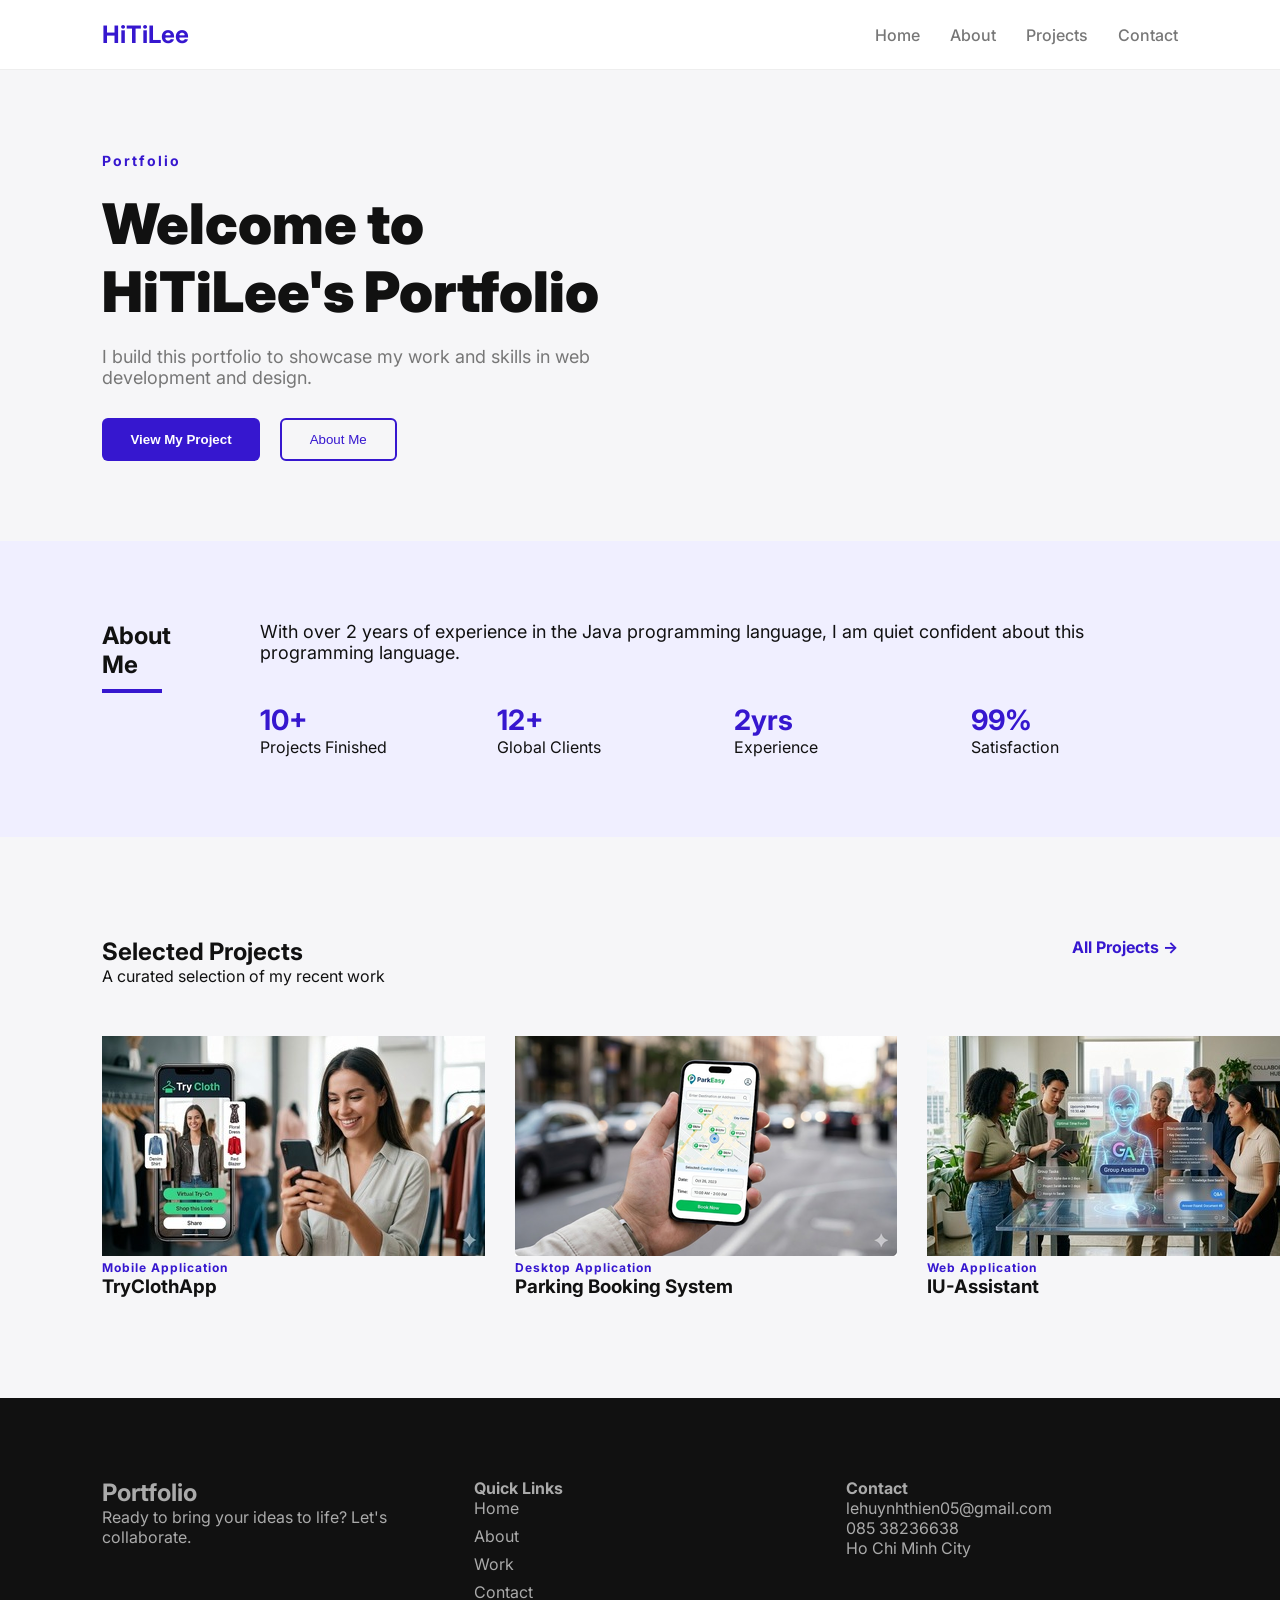
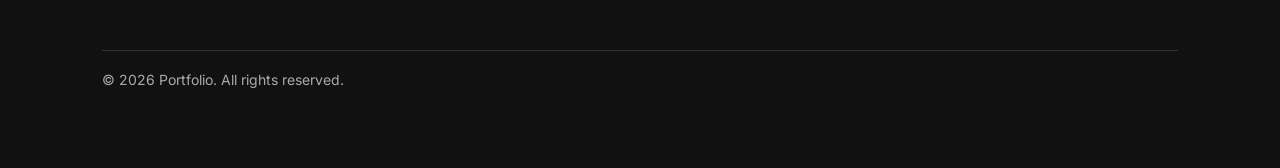
<file: index.html>
<!DOCTYPE html>
<html lang="en">
<head>
    <meta charset="UTF-8" />
    <meta name="viewport" content="width=device-width, initial-scale=1.0" />
    <title>Portfolio</title>

    <!-- Google Fonts -->
    <link href="https://fonts.googleapis.com/css2?family=Inter:wght@400;500;700;900&display=swap" rel="stylesheet">
    <link href="https://fonts.googleapis.com/css2?family=Material+Symbols+Outlined" rel="stylesheet">

    <!-- Custom CSS -->
    <link rel="stylesheet" href="WEB-Assignment1-ITCSIU23036-LeHuynhThien/css/home.css" />
</head>
<body>

<header class="header">
    <div class="logo">
        <h2>HiTiLee</h2>
    </div>

    <nav class="nav">
        <a href="index.html">Home</a>
        <a href="WEB-Assignment1-ITCSIU23036-LeHuynhThien/pages/about.html">About</a>
        <a href="WEB-Assignment1-ITCSIU23036-LeHuynhThien/pages/project.html">Projects</a>
        <a href="WEB-Assignment1-ITCSIU23036-LeHuynhThien/pages/contact.html">Contact</a>
    </nav>

</header>

<section class="hero">
    <div class="hero-text">
        <span class="tag">Portfolio</span>
        <h1>Welcome to HiTiLee's Portfolio</h1>
        <p>
            I build this portfolio to showcase my work and skills in web development and design.
        </p>
        <div class="hero-buttons">
            <button class="btn-primary">View My Project</button>
            <button class="btn-outline">About Me</button>
        </div>
    </div>

</section>

<section class="about">
    <div class="about-container">
        <div class="about-title">
            <h2>About Me</h2>
            <div class="underline"></div>
        </div>

        <div class="about-content">
            <p>
                With over 2 years of experience in the Java programming language, I am quiet confident about this programming language.
            </p>

            <div class="stats">
                <div>
                    <h3>10+</h3>
                    <span>Projects Finished</span>
                </div>
                <div>
                    <h3>12+</h3>
                    <span>Global Clients</span>
                </div>
                <div>
                    <h3>2yrs</h3>
                    <span>Experience</span>
                </div>
                <div>
                    <h3>99%</h3>
                    <span>Satisfaction</span>
                </div>
            </div>
        </div>
    </div>
</section>

<section class="projects">
    <div class="section-header">
        <div>
            <h2>Selected Projects</h2>
            <p>A curated selection of my recent work</p>
        </div>
        <a href="#" class="link-primary">All Projects →</a>
    </div>

    <div class="project-grid">
        <div class="project-card">
            <a href="https://github.com/johnnybinh/tryclothapp">
                <img src="WEB-Assignment1-ITCSIU23036-LeHuynhThien/img/TryClothApp.jpg" alt="" class="project-image"/>
            </a>
            <p class="category">Mobile Application</p>
            <h3>TryClothApp</h3>
        </div>

        <div class="project-card">
            <a href="https://github.com/lehuynhthien05/Project-PDM">
                <img src="WEB-Assignment1-ITCSIU23036-LeHuynhThien/img/ParkingBookingSystem.png" alt="" class="project-image">
            </a>
            <p class="category">Desktop Application</p>
            <h3>Parking Booking System</h3>
        </div>

        <div class="project-card">
            <a href="https://github.com/lehuynhthien05/IU-Assistant">
                <img src="WEB-Assignment1-ITCSIU23036-LeHuynhThien/img/IU-Assistant.jpg" alt="" class="project-image">
            </a>
            <p class="category">Web Application</p>
            <h3>IU-Assistant</h3>
        </div>
    </div>
</section>

<footer class="footer">
    <div class="footer-content">
        <div>
            <h2>Portfolio</h2>
            <p>Ready to bring your ideas to life? Let's collaborate.</p>
        </div>

        <div>
            <h4>Quick Links</h4>
            <a href="index.html">Home</a>
            <a href="#">About</a>
            <a href="#">Work</a>
            <a href="WEB-Assignment1-ITCSIU23036-LeHuynhThien/pages/contact.html">Contact</a>
        </div>

        <div>
            <h4>Contact</h4>
            <p>lehuynhthien05@gmail.com</p>
            <p>085 38236638</p>
            <p>Ho Chi Minh City</p>
        </div>
    </div>

    <div class="footer-bottom">
        © 2026 Portfolio. All rights reserved.
    </div>
</footer>

</body>
</html>
</file>
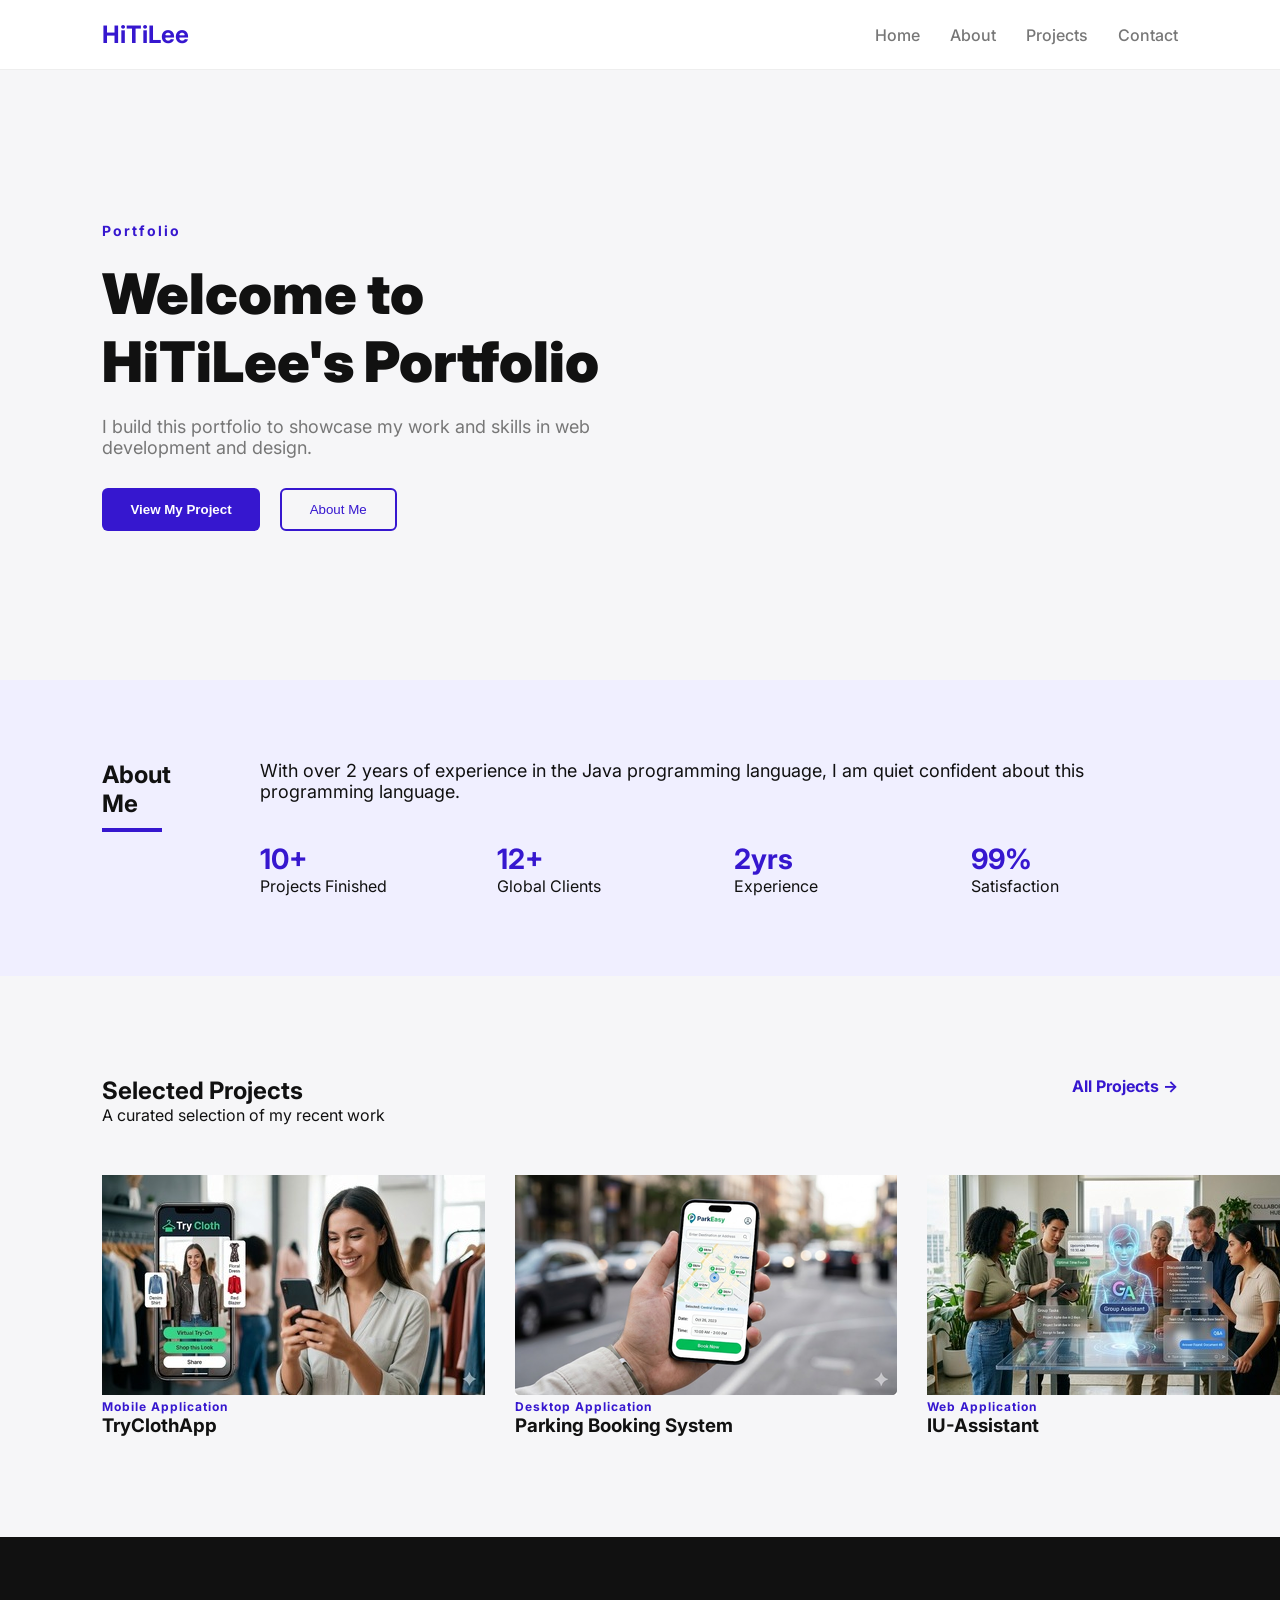
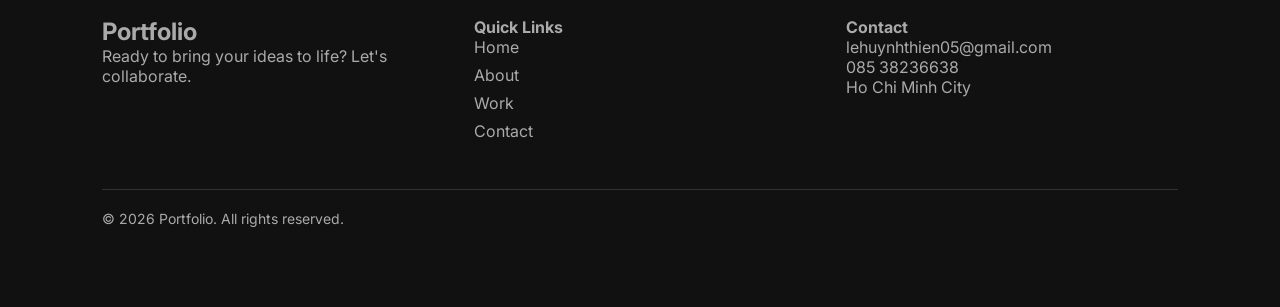
<file: lehuynhthien05.github.io/pages/index.html>
<!DOCTYPE html>
<html lang="en">
<head>
    <meta charset="UTF-8" />
    <meta name="viewport" content="width=device-width, initial-scale=1.0" />
    <title>Portfolio</title>

    <!-- Google Fonts -->
    <link href="https://fonts.googleapis.com/css2?family=Inter:wght@400;500;700;900&display=swap" rel="stylesheet">
    <link href="https://fonts.googleapis.com/css2?family=Material+Symbols+Outlined" rel="stylesheet">

    <!-- Custom CSS -->
    <link rel="stylesheet" href="../css/home.css" />
</head>
<body>

<header class="header">
    <div class="logo">
        <h2>HiTiLee</h2>
    </div>

    <nav class="nav">
        <a href="index.html">Home</a>
        <a href="about.html">About</a>
        <a href="project.html">Projects</a>
        <a href="contact.html">Contact</a>
    </nav>

</header>

<section class="hero">
    <div class="hero-text">
        <span class="tag">Portfolio</span>
        <h1>Welcome to HiTiLee's Portfolio</h1>
        <p>
            I build this portfolio to showcase my work and skills in web development and design.
        </p>
        <div class="hero-buttons">
            <button class="btn-primary">View My Project</button>
            <button class="btn-outline">About Me</button>
        </div>
    </div>

    <div class="hero-image"></div>
</section>

<section class="about">
    <div class="about-container">
        <div class="about-title">
            <h2>About Me</h2>
            <div class="underline"></div>
        </div>

        <div class="about-content">
            <p>
                With over 2 years of experience in the Java programming language, I am quiet confident about this programming language.
            </p>

            <div class="stats">
                <div>
                    <h3>10+</h3>
                    <span>Projects Finished</span>
                </div>
                <div>
                    <h3>12+</h3>
                    <span>Global Clients</span>
                </div>
                <div>
                    <h3>2yrs</h3>
                    <span>Experience</span>
                </div>
                <div>
                    <h3>99%</h3>
                    <span>Satisfaction</span>
                </div>
            </div>
        </div>
    </div>
</section>

<section class="projects">
    <div class="section-header">
        <div>
            <h2>Selected Projects</h2>
            <p>A curated selection of my recent work</p>
        </div>
        <a href="#" class="link-primary">All Projects →</a>
    </div>

    <div class="project-grid">
        <div class="project-card">
            <a href="https://github.com/johnnybinh/tryclothapp">
                <img src="../img/TryClothApp.jpg" alt="" class="project-image"/>
            </a>
            <p class="category">Mobile Application</p>
            <h3>TryClothApp</h3>
        </div>

        <div class="project-card">
            <a href="https://github.com/lehuynhthien05/Project-PDM">
                <img src="../img/ParkingBookingSystem.png" alt="" class="project-image">
            </a>
            <p class="category">Desktop Application</p>
            <h3>Parking Booking System</h3>
        </div>

        <div class="project-card">
            <a href="https://github.com/lehuynhthien05/IU-Assistant">
                <img src="../img/IU-Assistant.jpg" alt="" class="project-image">
            </a>
            <p class="category">Web Application</p>
            <h3>IU-Assistant</h3>
        </div>
    </div>
</section>

<footer class="footer">
    <div class="footer-content">
        <div>
            <h2>Portfolio</h2>
            <p>Ready to bring your ideas to life? Let's collaborate.</p>
        </div>

        <div>
            <h4>Quick Links</h4>
            <a href="index.html">Home</a>
            <a href="#">About</a>
            <a href="#">Work</a>
            <a href="contact.html">Contact</a>
        </div>

        <div>
            <h4>Contact</h4>
            <p>lehuynhthien05@gmail.com</p>
            <p>085 38236638</p>
            <p>Ho Chi Minh City</p>
        </div>
    </div>

    <div class="footer-bottom">
        © 2026 Portfolio. All rights reserved.
    </div>
</footer>

</body>
</html>
</file>
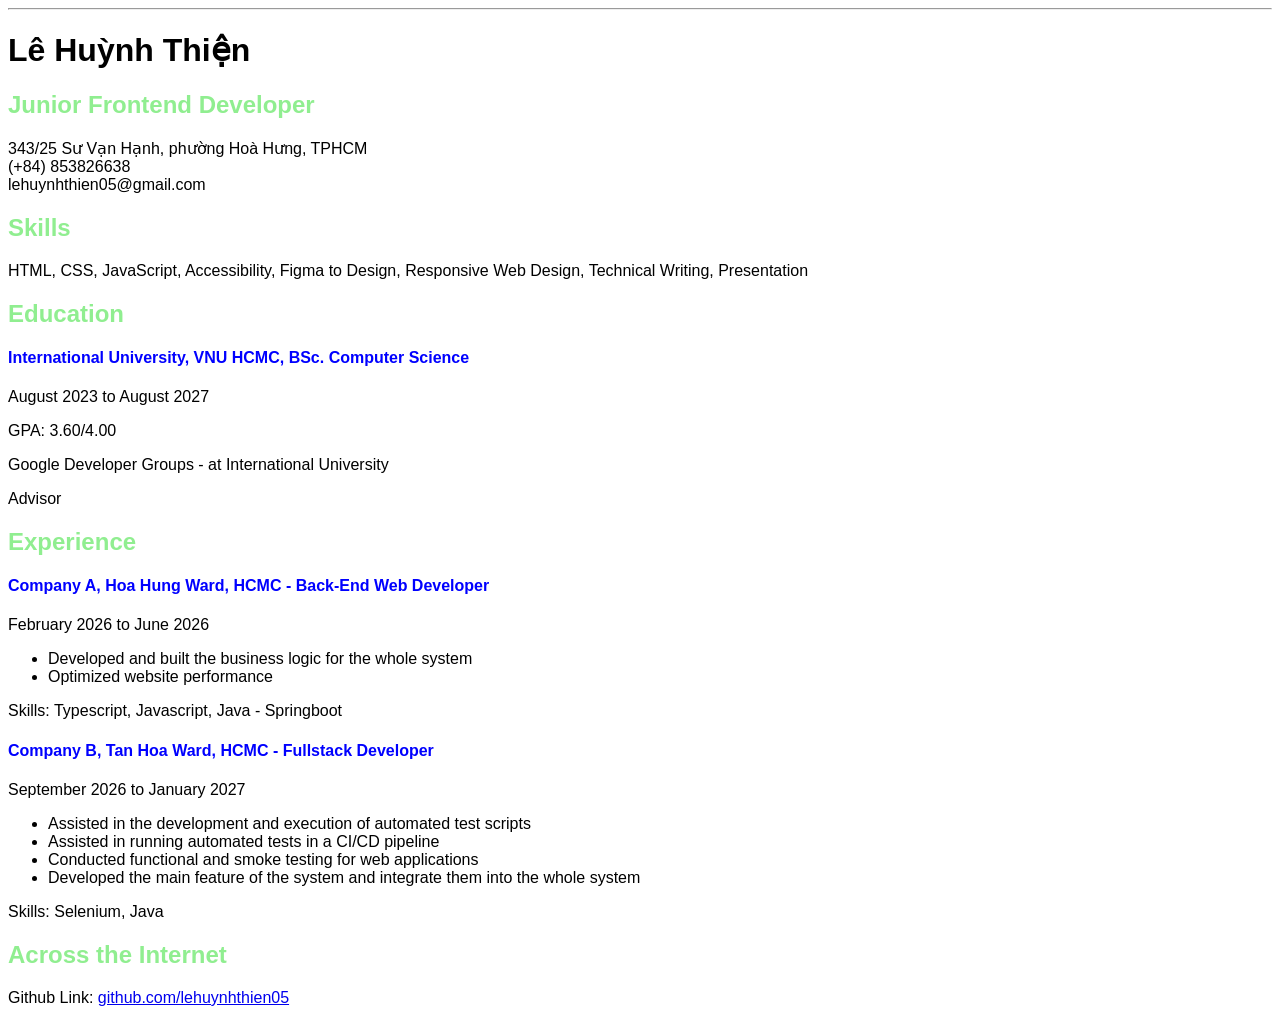
<file: WEB-Lab01-ITCSIU23036-Lê Huỳnh Thiện/WEB-Lab01-ITCSIU23036-LeHuynhThien.html>
<!DOCTYPE html>
<html lang="en">
<head>
    <meta charset="UTF-8">
    <meta name="viewport" content="width=device-width, initial-scale=1.0">
    <link rel="stylesheet" href="style.css">
    <title>Resume</title>
</head>
<body>
<hr>
<h1>Lê Huỳnh Thiện</h1>
<h2>Junior Frontend Developer</h2>
<p>343/25 Sư Vạn Hạnh, phường Hoà Hưng, TPHCM<br>
    (+84) 853826638<br>
    lehuynhthien05@gmail.com
</p>

<h2>Skills</h2>
<p>HTML, CSS, JavaScript, Accessibility, Figma to Design, Responsive Web Design, Technical Writing, Presentation</p>

<h2>Education</h2>
<h4>International University, VNU HCMC, BSc. Computer Science</h4>
<p>August 2023 to August 2027</p>
<p>GPA: 3.60/4.00</p>
<p>Google Developer Groups - at International University</p>
<p>Advisor</p>

<h2>Experience</h2>
<h4>Company A, Hoa Hung Ward, HCMC - Back-End Web Developer</h4>
<p>February 2026 to June 2026</p>
<ul>
    <li>Developed and built the business logic for the whole system</li>
    <li>Optimized website performance</li>
</ul>
<p>Skills: Typescript, Javascript, Java - Springboot</p>

<h4>Company B, Tan Hoa Ward, HCMC - Fullstack Developer</h4>
<p>September 2026 to January 2027</p>
<ul>
    <li>Assisted in the development and execution of automated test scripts</li>
    <li>Assisted in running automated tests in a CI/CD pipeline</li>
    <li>Conducted functional and smoke testing for web applications</li>
    <li>Developed the main feature of the system and integrate them into the whole system</li>
</ul>
<p>Skills: Selenium, Java</p>

<h2>Across the Internet</h2>
<p>Github Link: <a href="https://github.com/lehuynhthien05" target="_blank">github.com/lehuynhthien05</a></p>

</body>
</html>
</file>
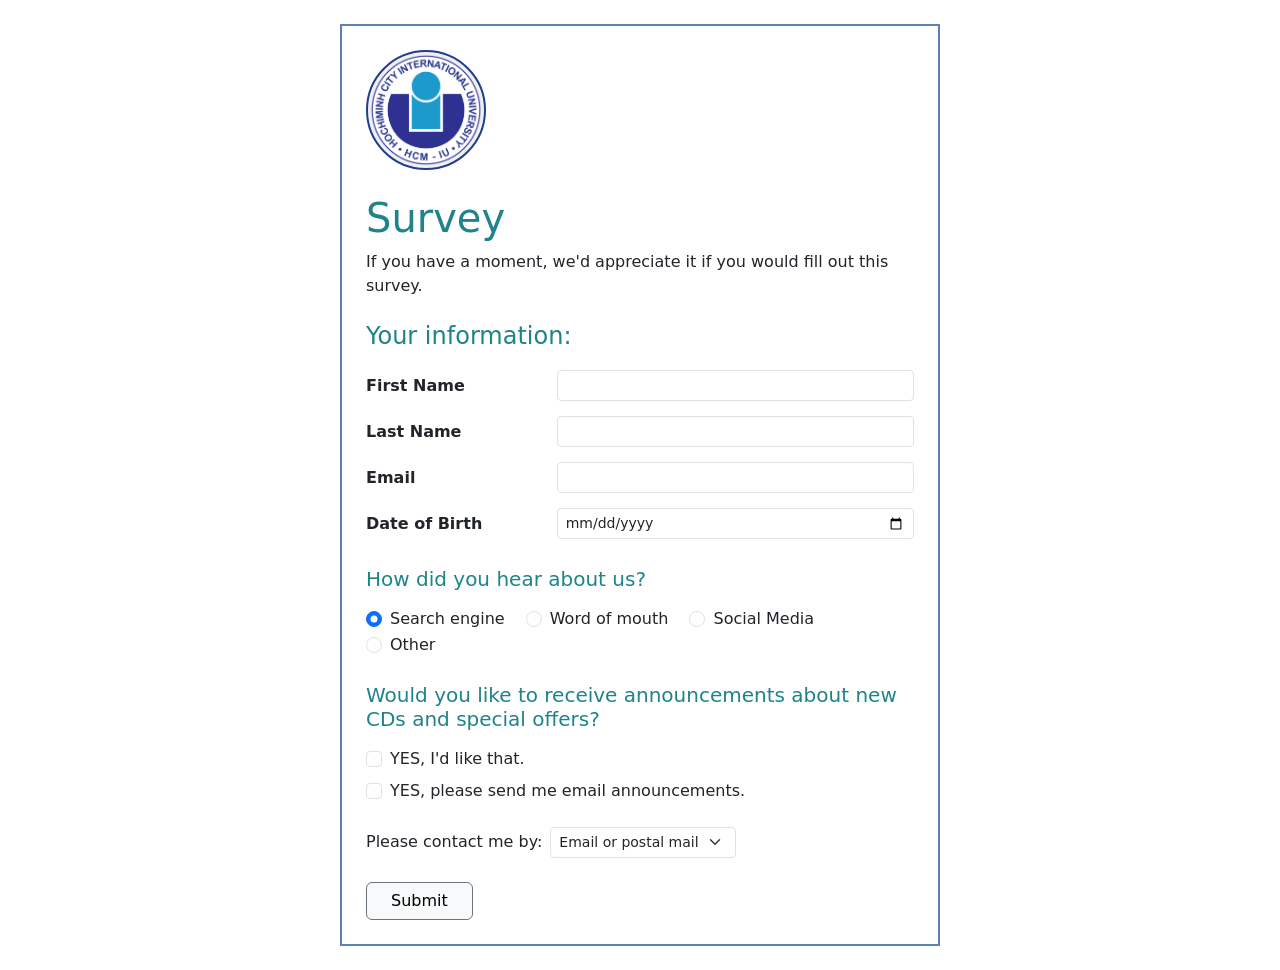
<file: WEB-Lab02-ITCSIU23036-LeHuynhThien/Exercise2.html>
<!doctype html>
<html lang="en">
<head>
  <meta charset="utf-8" />
  <meta name="viewport" content="width=device-width, initial-scale=1" />
  <title>Survey Form - Bootstrap</title>

  <link href="https://cdn.jsdelivr.net/npm/bootstrap@5.3.3/dist/css/bootstrap.min.css" rel="stylesheet">

  <style>
    .form-wrapper {
      max-width: 600px;
      border: 2px solid #5a82b5;
    }
    .teal-heading {
      color: #1e8489;
    }

    .logo-placeholder {
      width: 120px;
      height: 120px;
      background-color: #f0f0f0;
      border: 2px solid #203e8a;
      border-radius: 50%;
      display: flex;
      align-items: center;
      justify-content: center;
      overflow: hidden;
    }

    .logo-placeholder img {
      width: 100%;
      height: 100%;
      object-fit: cover;
      object-position: center;
      display: block;
    }
  </style>
</head>
<body>

<div class="container my-4 p-4 form-wrapper bg-white">

  <div class="logo-placeholder mb-4 text-center">
    <img src="./assets/IUlogo.png" alt="Logo" class="logo-img" loading="lazy">
  </div>

  <h1 class="teal-heading mb-2">Survey</h1>
  <p class="mb-4">If you have a moment, we'd appreciate it if you would fill out this survey.</p>

  <form action="#" method="POST">

    <h4 class="teal-heading mb-3">Your information:</h4>

    <div class="row mb-2 align-items-center">
      <div class="col-4">
        <label for="firstName" class="col-form-label fw-bold">First Name</label>
      </div>
      <div class="col-8">
        <input type="text" id="firstName" name="firstName" class="form-control form-control-sm">
      </div>
    </div>

    <div class="row mb-2 align-items-center">
      <div class="col-4">
        <label for="lastName" class="col-form-label fw-bold">Last Name</label>
      </div>
      <div class="col-8">
        <input type="text" id="lastName" name="lastName" class="form-control form-control-sm">
      </div>
    </div>

    <div class="row mb-2 align-items-center">
      <div class="col-4">
        <label for="email" class="col-form-label fw-bold">Email</label>
      </div>
      <div class="col-8">
        <input type="email" id="email" name="email" class="form-control form-control-sm">
      </div>
    </div>

    <div class="row mb-4 align-items-center">
      <div class="col-4">
        <label for="dob" class="col-form-label fw-bold">Date of Birth</label>
      </div>
      <div class="col-8">
        <input type="date" id="dob" name="dob" class="form-control form-control-sm">
      </div>
    </div>

    <h5 class="teal-heading mb-3">How did you hear about us?</h5>

    <div class="mb-4">
      <div class="form-check form-check-inline">
        <input class="form-check-input" type="radio" name="source" id="searchEngine" value="search_engine" checked>
        <label class="form-check-label" for="searchEngine">Search engine</label>
      </div>
      <div class="form-check form-check-inline">
        <input class="form-check-input" type="radio" name="source" id="wordOfMouth" value="word_of_mouth">
        <label class="form-check-label" for="wordOfMouth">Word of mouth</label>
      </div>
      <div class="form-check form-check-inline">
        <input class="form-check-input" type="radio" name="source" id="socialMedia" value="social_media">
        <label class="form-check-label" for="socialMedia">Social Media</label>
      </div>
      <div class="form-check form-check-inline">
        <input class="form-check-input" type="radio" name="source" id="other" value="other">
        <label class="form-check-label" for="other">Other</label>
      </div>
    </div>

    <h5 class="teal-heading mb-3">Would you like to receive announcements about new CDs and special offers?</h5>

    <div class="mb-4">
      <div class="form-check mb-2">
        <input class="form-check-input" type="checkbox" id="announceYes" name="announce_general">
        <label class="form-check-label" for="announceYes">YES, I'd like that.</label>
      </div>
      <div class="form-check mb-2">
        <input class="form-check-input" type="checkbox" id="announceEmail" name="announce_email">
        <label class="form-check-label" for="announceEmail">YES, please send me email announcements.</label>
      </div>
    </div>

    <div class="mb-4 d-flex align-items-center">
      <label for="contactMethod" class="me-2">Please contact me by:</label>
      <select id="contactMethod" name="contactMethod" class="form-select form-select-sm w-auto">
        <option value="email_or_postal">Email or postal mail</option>
        <option value="email_only">Email only</option>
        <option value="postal_only">Postal mail only</option>
      </select>
    </div>

    <button type="submit" class="btn btn-light border border-secondary px-4">Submit</button>

  </form>
</div>

<script src="https://cdn.jsdelivr.net/npm/bootstrap@5.3.3/dist/js/bootstrap.bundle.min.js"></script>
</body>
</html>
</file>
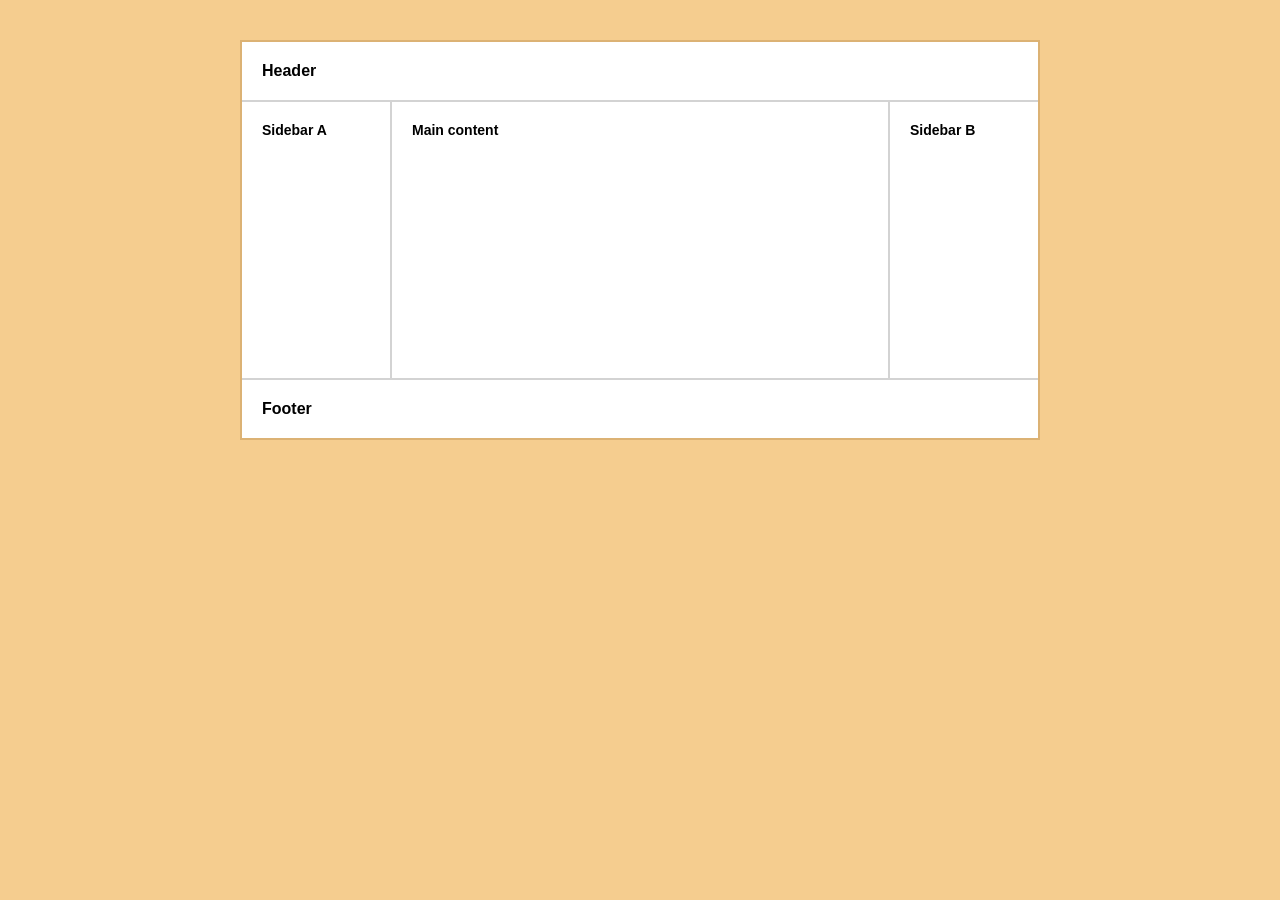
<file: WEB-Lab02-ITCSIU23036-LeHuynhThien/Exercise3.html>
<!DOCTYPE html>
<html lang="en">
<head>
    <meta charset="UTF-8">
    <meta name="viewport" content="width=device-width, initial-scale=1.0">
    <title>Flexbox 3-Column Layout</title>
    <style>
        * {
            box-sizing: border-box;
            margin: 0;
            padding: 0;
        }

        body {
            background-color: #f5cd8f;
            font-family: sans-serif;
            padding: 40px;
            display: flex;
            justify-content: center;
        }

        .layout-container {
            width: 800px;
            background-color: #ffffff;
            border: 2px solid #dcb274;
            display: flex;
            flex-direction: column;
            min-height: 400px;
        }

        header {
            padding: 20px;
            border-bottom: 2px solid #d3d3d3;
            font-weight: bold;
        }

        .main-wrapper {
            display: flex;
            flex-direction: row;
            flex: 1;
        }

        .sidebar {
            width: 150px;
            padding: 20px;
            font-weight: bold;
            font-size: 14px;
        }

        .sidebar-a {
            border-right: 2px solid #d3d3d3;
        }

        .main-content {
            flex: 1;
            padding: 20px;
            font-weight: bold;
            font-size: 14px;
        }

        .sidebar-b {
            border-left: 2px solid #d3d3d3;
        }

        footer {
            padding: 20px;
            border-top: 2px solid #d3d3d3;
            font-weight: bold;
        }
    </style>
</head>
<body>

<div class="layout-container">

    <header>Header</header>

    <div class="main-wrapper">
        <aside class="sidebar sidebar-a">Sidebar A</aside>
        <main class="main-content">Main content</main>
        <aside class="sidebar sidebar-b">Sidebar B</aside>
    </div>

    <footer>Footer</footer>

</div>

</body>
</html>
</file>
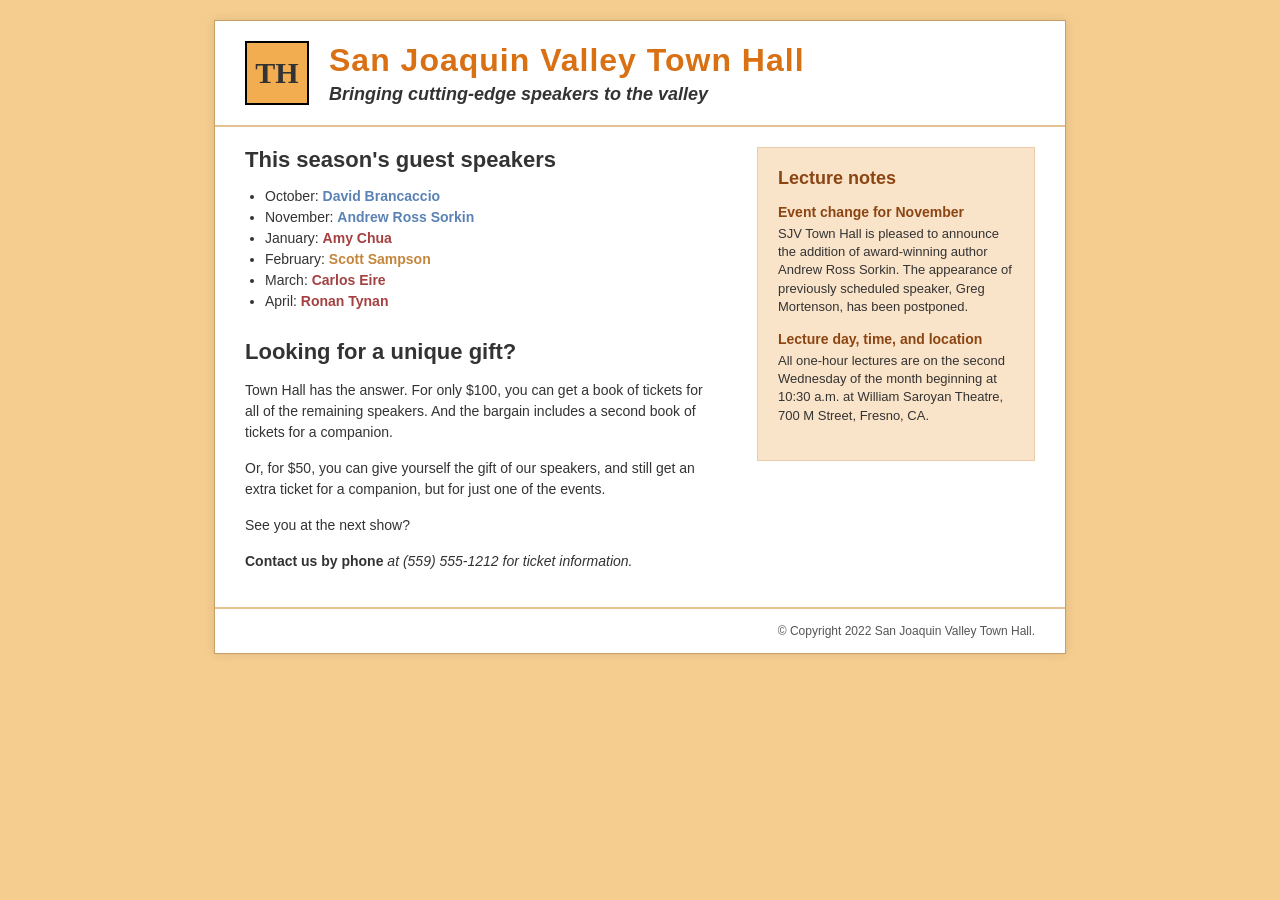
<file: WEB-Lab02-ITCSIU23036-LeHuynhThien/Exercise4.html>
<!DOCTYPE html>
<html lang="en">
<head>
    <meta charset="UTF-8">
    <meta name="viewport" content="width=device-width, initial-scale=1.0">
    <title>San Joaquin Valley Town Hall</title>
    <style>
        /* --- STYLING & VISUAL DESIGN (8 pts) --- */
        /* Overall color scheme and typography */
        body {
            background-color: #f5cd8f; /* Peach background matching the image */
            font-family: Arial, sans-serif;
            color: #333;
            margin: 0;
            padding: 20px;
            display: flex;
            justify-content: center;
        }

        /* --- OVERALL PAGE LAYOUT & FLEXBOX (5 pts) --- */
        .page-container {
            width: 850px;
            background-color: #ffffff;
            border: 1px solid #c99e66;
            box-shadow: 0 0 10px rgba(0,0,0,0.1);
            display: flex;
            flex-direction: column; /* Stack header, content, and footer */
        }

        /* --- HEADER SECTION (3 pts) --- */
        header {
            display: flex; /* Flexbox for logo and title alignment */
            align-items: center;
            padding: 20px 30px;
            border-bottom: 2px solid #e4c291; /* Matches border design */
        }

        /* Logo Placeholder */
        .logo {
            background-color: #f1ad4f; /* Orange/yellow header background requirement */
            width: 60px;
            height: 60px;
            display: flex;
            align-items: center;
            justify-content: center;
            font-size: 30px;
            font-weight: bold;
            font-family: serif;
            margin-right: 20px;
            border: 2px solid #000;
        }

        .header-text h1 {
            color: #d97014; /* Orange text color */
            font-size: 32px;
            margin: 0 0 5px 0;
            font-weight: bold;
            letter-spacing: 1px;
        }

        .header-text p {
            margin: 0;
            font-size: 18px;
            font-weight: bold;
            font-style: italic;
        }

        /* --- TWO-COLUMN LAYOUT STRUCTURE (4 pts) --- */
        .content-wrapper {
            display: flex;
            flex-direction: row; /* Main content left, Sidebar right */
            padding: 20px 30px;
        }

        /* Main Content */
        main {
            flex: 2; /* Takes up 2/3 of the space */
            padding-right: 40px;
        }

        main h2 {
            font-size: 22px;
            margin-top: 0;
            margin-bottom: 15px;
        }

        /* Speakers List */
        ul {
            margin-top: 0;
            margin-bottom: 30px;
            padding-left: 20px;
        }

        ul li {
            margin-bottom: 5px;
            font-size: 14px;
        }

        /* Link colors matching the image */
        .link-blue { color: #5a82b5; text-decoration: none; font-weight: bold; }
        .link-red { color: #a54040; text-decoration: none; font-weight: bold; }
        .link-orange { color: #c4863c; text-decoration: none; font-weight: bold; }

        .link-blue:hover, .link-red:hover, .link-orange:hover {
            text-decoration: underline;
        }

        main p {
            font-size: 14px;
            line-height: 1.5;
            margin-bottom: 15px;
        }

        .contact-info {
            font-style: italic;
            font-size: 14px;
        }

        .contact-info strong {
            font-style: normal;
        }

        /* --- SIDEBAR / LECTURE NOTES --- */
        aside {
            flex: 1; /* Takes up 1/3 of the space */
            background-color: #fae4c9; /* Sidebar background color */
            padding: 20px;
            border: 1px solid #e8ccab;
            height: fit-content;
        }

        aside h2 {
            color: #8b4513;
            font-size: 18px;
            margin-top: 0;
            margin-bottom: 15px;
        }

        aside h3 {
            color: #8b4513;
            font-size: 14px;
            margin-bottom: 5px;
        }

        aside p {
            font-size: 13px;
            line-height: 1.4;
            margin-top: 0;
            margin-bottom: 15px;
        }

        /* --- FOOTER --- */
        footer {
            border-top: 2px solid #e4c291;
            padding: 15px 30px;
            text-align: right;
            font-size: 12px;
            color: #555;
        }
    </style>
</head>
<body>

<div class="page-container">

    <header>
        <div class="logo">TH</div>
        <div class="header-text">
            <h1>San Joaquin Valley Town Hall</h1>
            <p>Bringing cutting-edge speakers to the valley</p>
        </div>
    </header>

    <div class="content-wrapper">
        <main>
            <h2>This season's guest speakers</h2>
            <ul>
                <li>October: <a href="#" class="link-blue">David Brancaccio</a></li>
                <li>November: <a href="#" class="link-blue">Andrew Ross Sorkin</a></li>
                <li>January: <a href="#" class="link-red">Amy Chua</a></li>
                <li>February: <a href="#" class="link-orange">Scott Sampson</a></li>
                <li>March: <a href="#" class="link-red">Carlos Eire</a></li>
                <li>April: <a href="#" class="link-red">Ronan Tynan</a></li>
            </ul>

            <h2>Looking for a unique gift?</h2>
            <p>Town Hall has the answer. For only $100, you can get a book of tickets for all of the remaining speakers. And the bargain includes a second book of tickets for a companion.</p>
            <p>Or, for $50, you can give yourself the gift of our speakers, and still get an extra ticket for a companion, but for just one of the events.</p>
            <p>See you at the next show?</p>

            <p class="contact-info"><strong>Contact us by phone</strong> at (559) 555-1212 for ticket information.</p>
        </main>

        <aside>
            <h2>Lecture notes</h2>

            <h3>Event change for November</h3>
            <p>SJV Town Hall is pleased to announce the addition of award-winning author Andrew Ross Sorkin. The appearance of previously scheduled speaker, Greg Mortenson, has been postponed.</p>

            <h3>Lecture day, time, and location</h3>
            <p>All one-hour lectures are on the second Wednesday of the month beginning at 10:30 a.m. at William Saroyan Theatre, 700 M Street, Fresno, CA.</p>
        </aside>
    </div>

    <footer>
        &copy; Copyright 2022 San Joaquin Valley Town Hall.
    </footer>

</div>

</body>
</html>
</file>
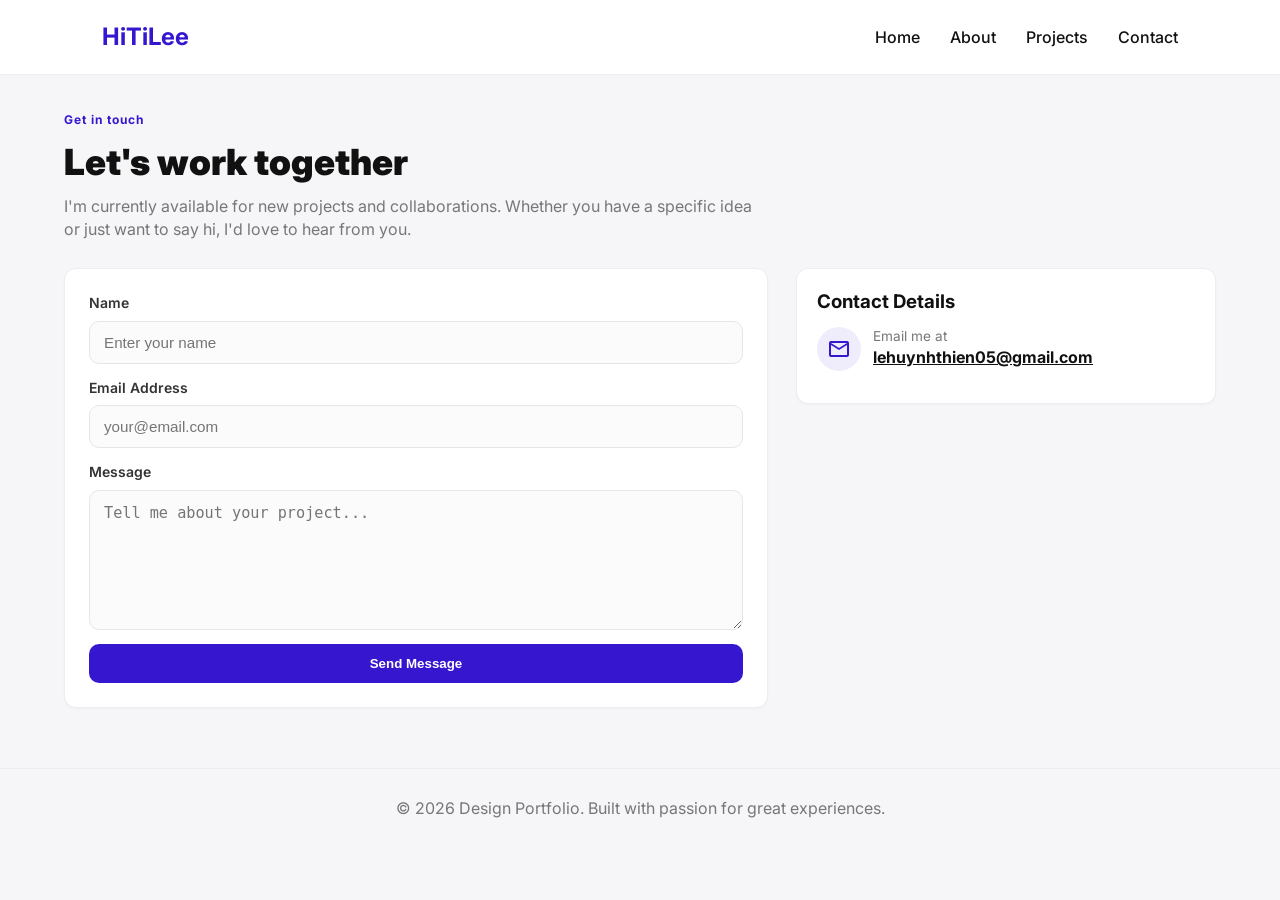
<file: lehuynhthien05.github.io/pages/contact.html>
<!DOCTYPE html>
<html lang="en">
<head>
    <meta charset="utf-8" />
    <meta name="viewport" content="width=device-width, initial-scale=1.0" />
    <title>Contact - Portfolio</title>

    <!-- Fonts / icons -->
    <link href="https://fonts.googleapis.com/css2?family=Inter:wght@400;500;600;700;900&display=swap" rel="stylesheet" />
    <link href="https://fonts.googleapis.com/css2?family=Material+Symbols+Outlined:wght@100..700,0..1&display=swap" rel="stylesheet" />

    <!-- External stylesheet (no Tailwind) -->
    <link rel="stylesheet" href="../css/contact.css" />
</head>
<body>
<div class="site-root">
    <header class="header">
        <div class="logo">
            <h2>HiTiLee</h2>
        </div>

        <nav class="nav">
            <a href="../../index.html">Home</a>
            <a href="about.html">About</a>
            <a href="project.html">Projects</a>
            <a href="contact.html">Contact</a>
        </nav>

    </header>

    <main class="page-main">
        <div class="container">
            <header class="page-head">
                <span class="eyebrow">Get in touch</span>
                <h2 class="headline">Let's work together</h2>
                <p class="lead">I'm currently available for new projects and collaborations. Whether you have a specific idea or just want to say hi, I'd love to hear from you.</p>
            </header>

            <section class="contact-grid">
                <!-- Contact Form -->
                <div class="card form-card">
                    <form action="#" class="contact-form">
                        <label class="field">
                            <span class="label-text">Name</span>
                            <input class="input" type="text" placeholder="Enter your name" />
                        </label>

                        <label class="field">
                            <span class="label-text">Email Address</span>
                            <input class="input" type="email" placeholder="your@email.com" />
                        </label>

                        <label class="field">
                            <span class="label-text">Message</span>
                            <textarea class="textarea" placeholder="Tell me about your project..."></textarea>
                        </label>

                        <button class="btn btn-primary" type="submit">Send Message</button>
                    </form>
                </div>

                <div class="stack">
                    <div class="card details-card">
                        <h3>Contact Details</h3>
                        <div class="contact-item">
                            <div class="icon-circle"><span class="material-symbols-outlined">Mail</span></div>
                            <div>
                                <div class="muted">Email me at</div>
                                <a class="strong" href="lehuynhthien05@gmail.com">lehuynhthien05@gmail.com</a>
                            </div>
                        </div>
                    </div>
                </div>
            </section>
        </div>
    </main>

    <footer class="site-footer">
        <p>© 2026 Design Portfolio. Built with passion for great experiences.</p>
    </footer>
</div>
</body>
</html>
</file>
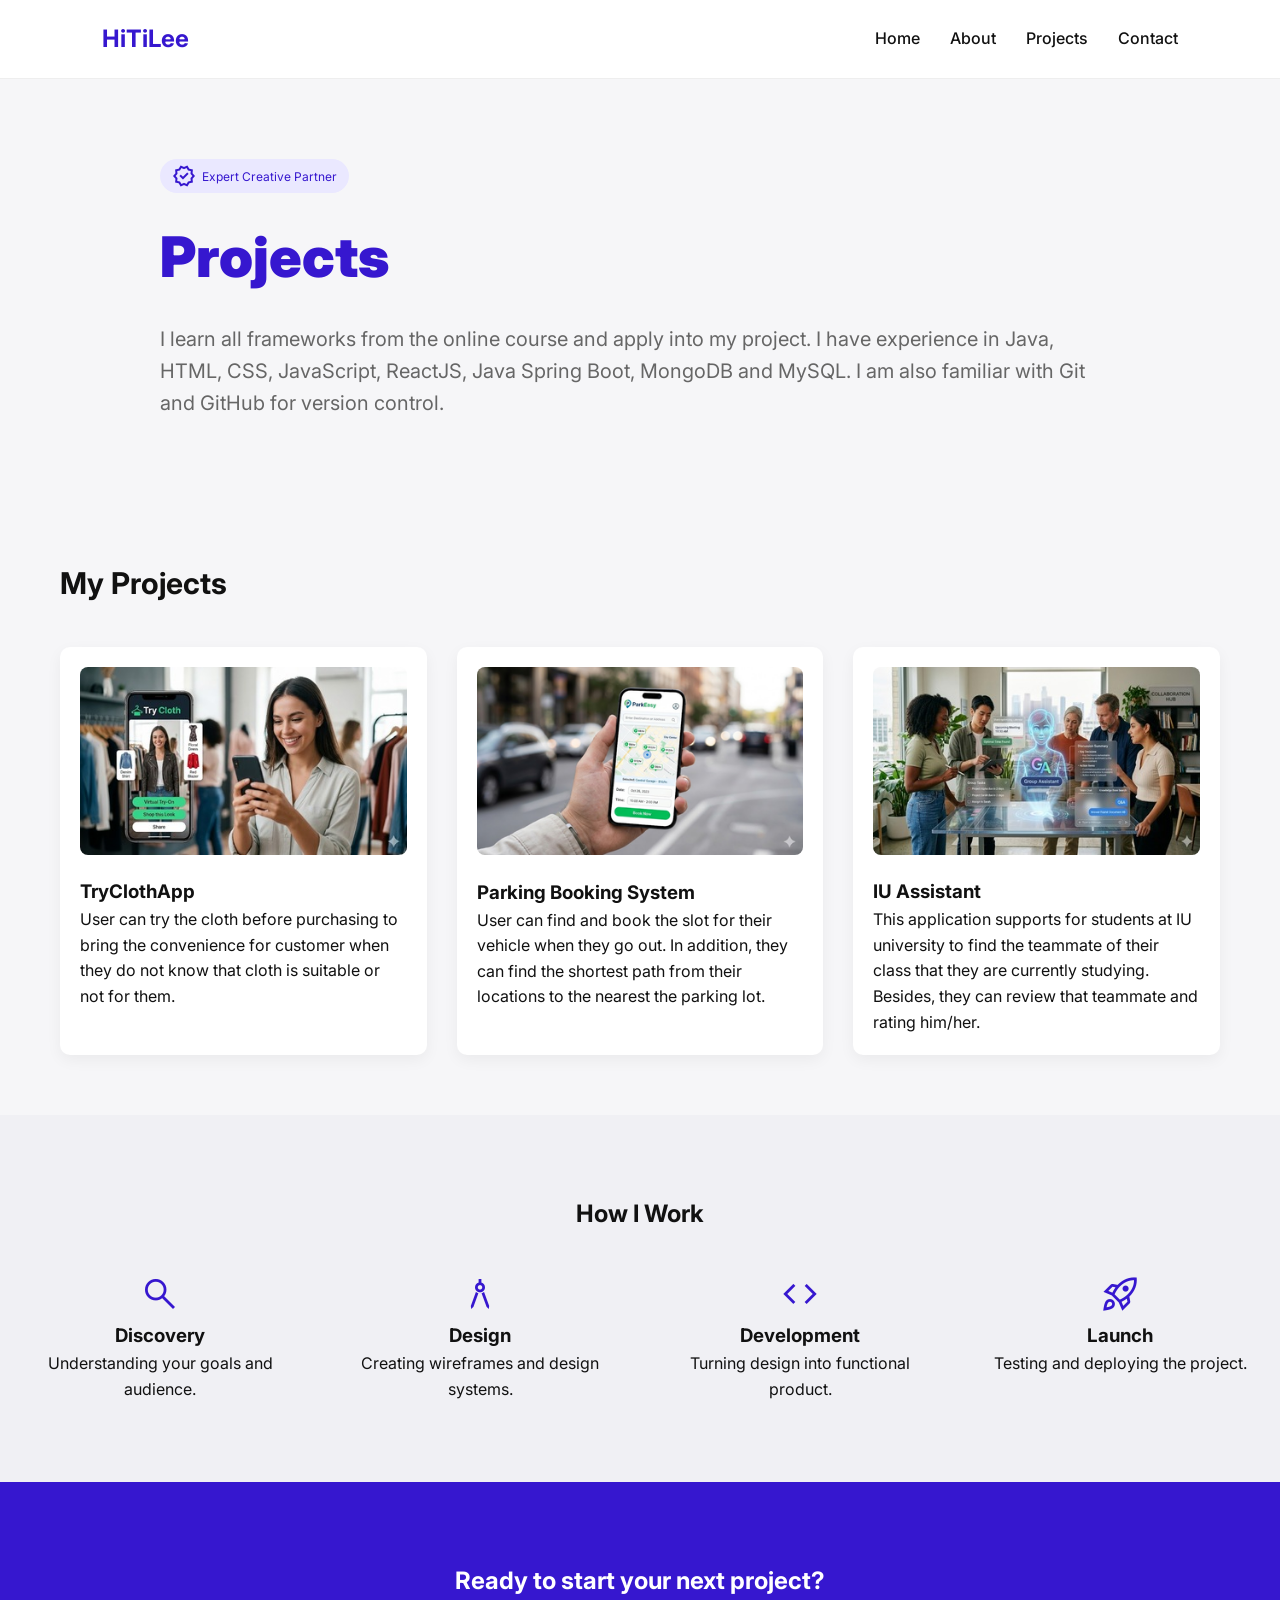
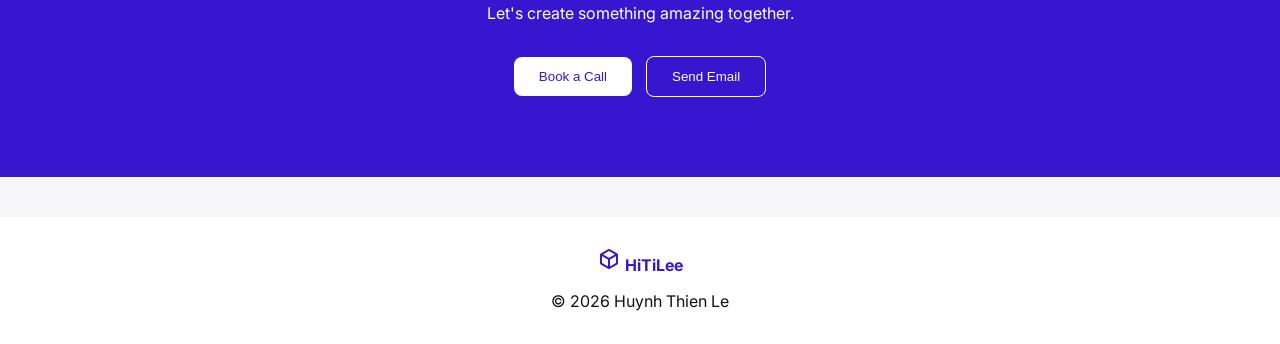
<file: lehuynhthien05.github.io/pages/project.html>
<!DOCTYPE html>
<html lang="en">

<head>

    <meta charset="UTF-8">
    <meta name="viewport" content="width=device-width, initial-scale=1.0">

    <title>Portfolio Services</title>

    <link rel="stylesheet" href="../css/project.css">

    <link href="https://fonts.googleapis.com/css2?family=Inter:wght@400;500;600;700;900&display=swap" rel="stylesheet">

    <link href="https://fonts.googleapis.com/css2?family=Material+Symbols+Outlined" rel="stylesheet">

</head>

<body>

<header class="header">
    <div class="logo">
        <h2>HiTiLee</h2>
    </div>

    <nav class="nav">
        <a href="../../index.html">Home</a>
        <a href="about.html">About</a>
        <a href="project.html">Projects</a>
        <a href="contact.html">Contact</a>
    </nav>

</header>



<section class="hero">

    <div class="badge">
        <span class="material-symbols-outlined">verified</span>
        Expert Creative Partner
    </div>

    <h1>
        <span>Projects</span>
    </h1>

    <p>
        I learn all frameworks from the online course and apply into my project. I have experience in Java, HTML, CSS, JavaScript, ReactJS, Java Spring Boot, MongoDB and MySQL. I am also familiar with Git and GitHub for version control.
    </p>

</section>



<section class="services">

    <h2>My Projects</h2>

    <div class="services-grid">

        <div class="service-card">
            <a href="https://github.com/johnnybinh/tryclothapp">
                <img src="../img/TryClothApp.jpg">
            </a>
            <h3>TryClothApp</h3>

            <p>User can try the cloth before purchasing to bring the convenience for customer when they do not know that cloth is suitable or not for them.</p>

        </div>


        <div class="service-card">
            <a href="https://github.com/lehuynhthien05/Project-PDM">
                <img src="../img/ParkingBookingSystem.png">
            </a>
            <h3>Parking Booking System</h3>

            <p>User can find and book the slot for their vehicle when they go out. In addition, they can find the shortest path from their locations to the nearest the parking lot.</p>

        </div>


        <div class="service-card">
            <a href="https://github.com/lehuynhthien05/IU-Assistant">
                <img src="../img/IU-Assistant.jpg">
            </a>
            <h3>IU Assistant</h3>

            <p>This application supports for students at IU university to find the teammate of their class that they are currently studying. Besides, they can review that teammate and rating him/her.</p>

        </div>

    </div>

</section>



<section class="process">

    <h2>How I Work</h2>

    <div class="process-grid">

        <div class="step">
            <span class="material-symbols-outlined">search</span>
            <h3>Discovery</h3>
            <p>Understanding your goals and audience.</p>
        </div>

        <div class="step">
            <span class="material-symbols-outlined">architecture</span>
            <h3>Design</h3>
            <p>Creating wireframes and design systems.</p>
        </div>

        <div class="step">
            <span class="material-symbols-outlined">code</span>
            <h3>Development</h3>
            <p>Turning design into functional product.</p>
        </div>

        <div class="step">
            <span class="material-symbols-outlined">rocket_launch</span>
            <h3>Launch</h3>
            <p>Testing and deploying the project.</p>
        </div>

    </div>

</section>



<section class="cta">

    <h2>Ready to start your next project?</h2>

    <p>Let's create something amazing together.</p>

    <div class="cta-buttons">

        <button class="btn-white">Book a Call</button>
        <button class="btn-outline">Send Email</button>

    </div>

</section>



<footer class="footer">

    <div class="footer-logo">
        <span class="material-symbols-outlined">deployed_code</span>
        HiTiLee
    </div>

    <p>© 2026 Huynh Thien Le</p>

</footer>

</body>
</html>
</file>
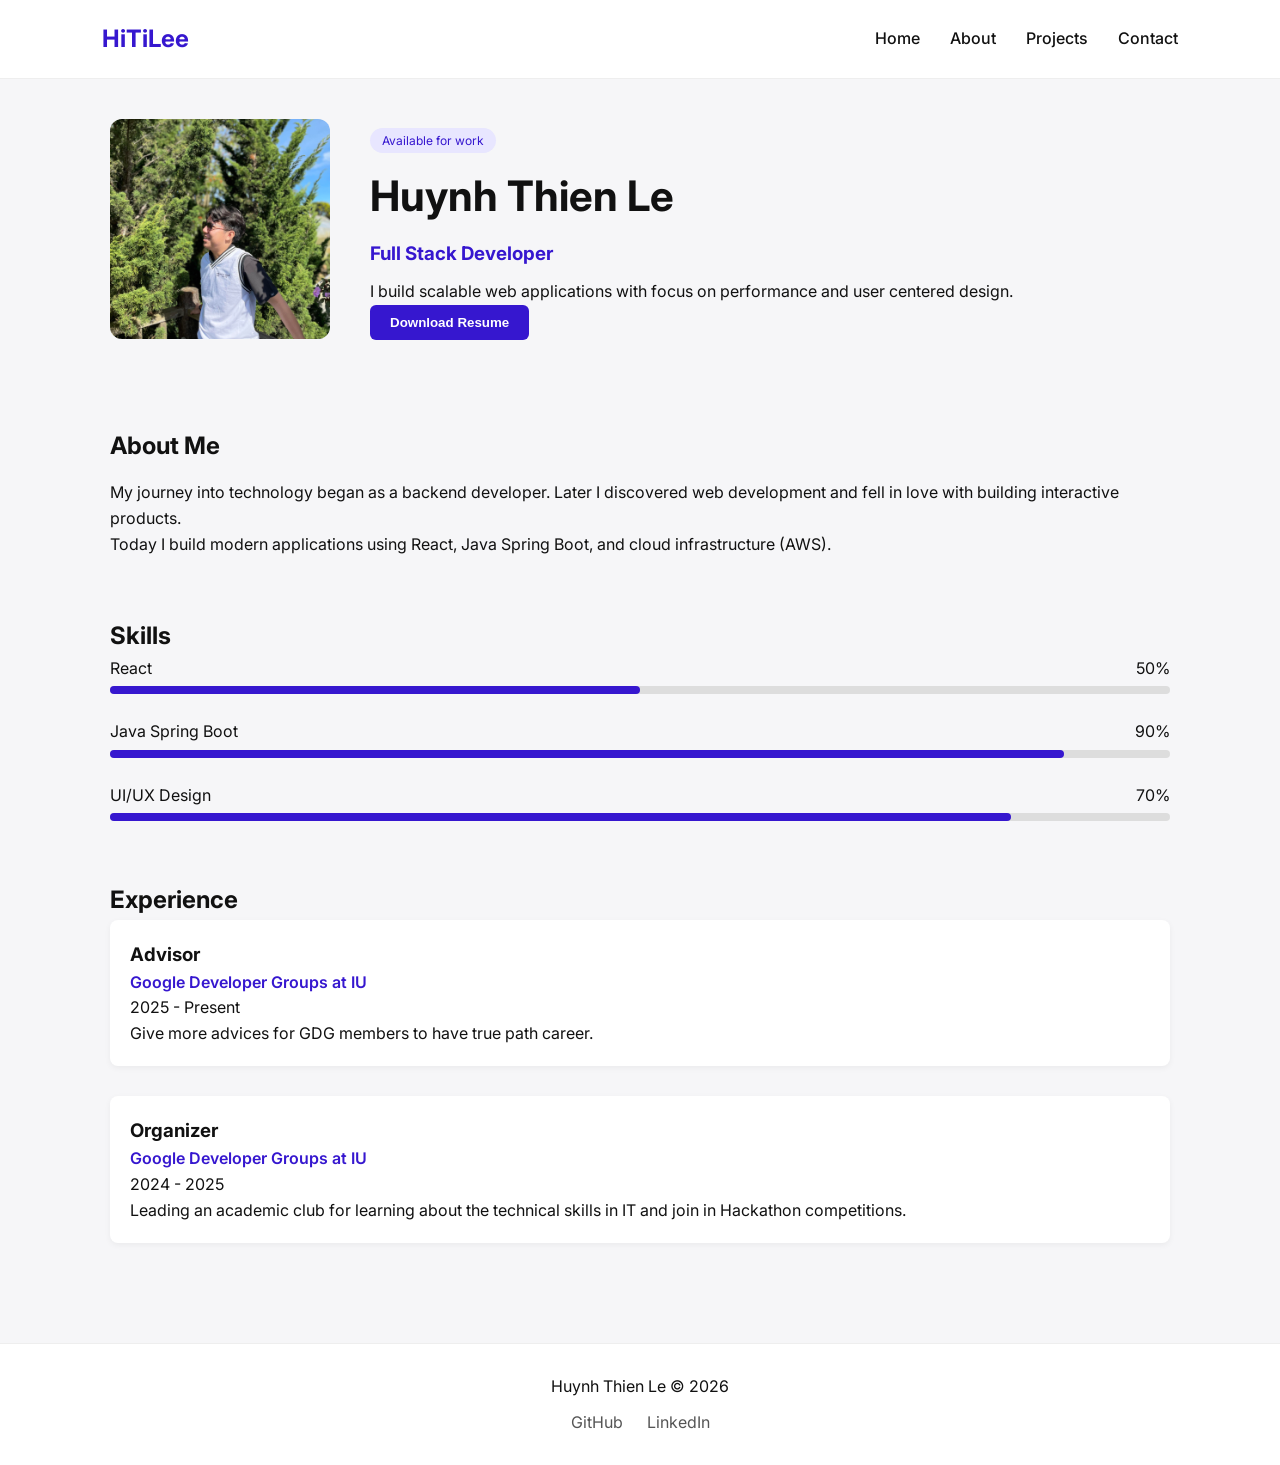
<file: WEB-Assignment1-ITCSIU23036-LeHuynhThien/pages/about.html>
<!DOCTYPE html>
<html lang="en">
<head>
    <meta charset="UTF-8">
    <meta name="viewport" content="width=device-width, initial-scale=1.0">

    <title>About Me | Portfolio</title>

    <link rel="stylesheet" href="../css/about.css">

    <link href="https://fonts.googleapis.com/css2?family=Inter:wght@400;500;600;700&display=swap" rel="stylesheet">

    <link href="https://fonts.googleapis.com/css2?family=Material+Symbols+Outlined" rel="stylesheet">

</head>

<body>

<header class="header">
    <div class="logo">
        <h2>HiTiLee</h2>
    </div>

    <nav class="nav">
        <a href="../../index.html">Home</a>
        <a href="about.html">About</a>
        <a href="project.html">Projects</a>
        <a href="contact.html">Contact</a>
    </nav>

</header>


<main class="container">


    <section class="hero">

        <div class="hero-img">

            <img src="../img/profile.jpg" alt="profile">

        </div>

        <div class="hero-text">

            <span class="badge">Available for work</span>

            <h1>Huynh Thien Le</h1>

            <h3>Full Stack Developer</h3>

            <p>
                I build scalable web applications with focus on performance
                and user centered design.
            </p>

            <div class="hero-buttons">

                <button class="btn-primary">Download Resume</button>

            </div>

        </div>

    </section>



    <section class="about">

        <h2>About Me</h2>

        <p>
            My journey into technology began as a backend developer.
            Later I discovered web development and fell in love with
            building interactive products.
        </p>

        <p>
            Today I build modern applications using React, Java Spring Boot,
            and cloud infrastructure (AWS).
        </p>

    </section>



    <section class="skills">

        <h2>Skills</h2>

        <div class="skill">

            <div class="skill-header">
                <span>React</span>
                <span>50%</span>
            </div>

            <div class="skill-bar">
                <div class="skill-fill" style="width:50%"></div>
            </div>

        </div>


        <div class="skill">

            <div class="skill-header">
                <span>Java Spring Boot</span>
                <span>90%</span>
            </div>

            <div class="skill-bar">
                <div class="skill-fill" style="width:90%"></div>
            </div>

        </div>


        <div class="skill">

            <div class="skill-header">
                <span>UI/UX Design</span>
                <span>70%</span>
            </div>

            <div class="skill-bar">
                <div class="skill-fill" style="width:85%"></div>
            </div>

        </div>

    </section>



    <section class="experience">

        <h2>Experience</h2>
        <div class="exp-item">

            <h3>Advisor</h3>
            <p class="company">Google Developer Groups at IU</p>
            <p>2025 - Present</p>

            <p>
                Give more advices for GDG members to have true path career.
            </p>

        </div>
        <div class="exp-item">

            <h3>Organizer</h3>
            <p class="company">Google Developer Groups at IU</p>
            <p>2024 - 2025</p>

            <p>
                Leading an academic club for learning about the technical skills in IT and join in Hackathon competitions.
            </p>

        </div>



    </section>

</main>



<footer class="footer">

    <p>Huynh Thien Le © 2026</p>

    <div class="socials">

        <a href="https://github.com/lehuynhthien05">GitHub</a>
        <a href="https://www.linkedin.com/in/huynh-thien-le-6abbb930b/">LinkedIn</a>

    </div>

</footer>

</body>
</html>
</file>
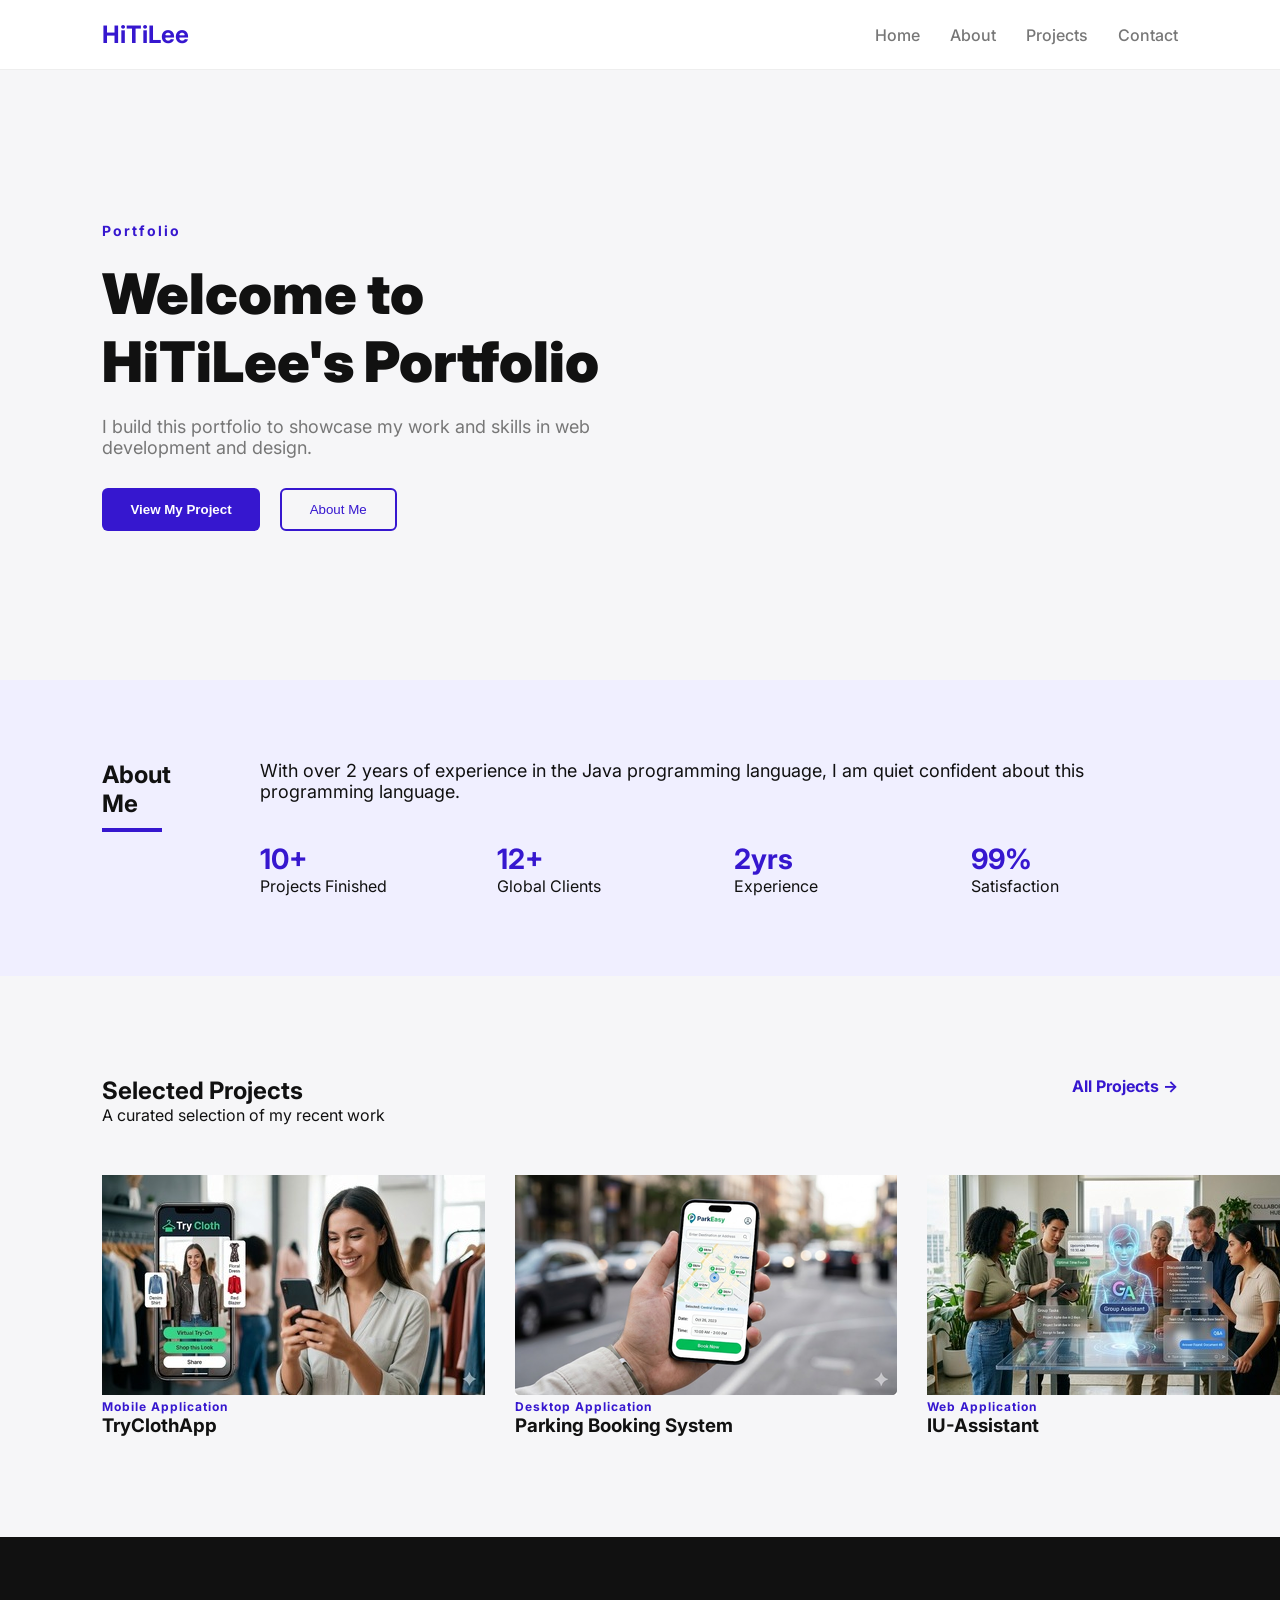
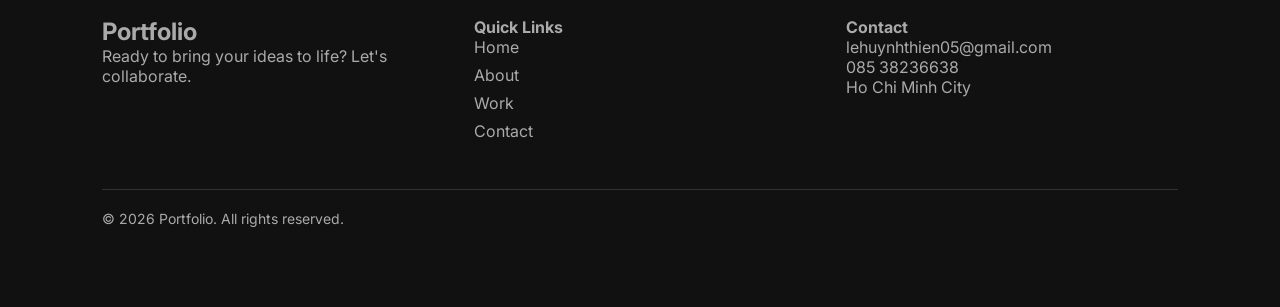
<file: WEB-Assignment1-ITCSIU23036-LeHuynhThien/pages/home.html>
<!DOCTYPE html>
<html lang="en">
<head>
    <meta charset="UTF-8" />
    <meta name="viewport" content="width=device-width, initial-scale=1.0" />
    <title>Portfolio</title>

    <!-- Google Fonts -->
    <link href="https://fonts.googleapis.com/css2?family=Inter:wght@400;500;700;900&display=swap" rel="stylesheet">
    <link href="https://fonts.googleapis.com/css2?family=Material+Symbols+Outlined" rel="stylesheet">

    <!-- Custom CSS -->
    <link rel="stylesheet" href="../css/home.css" />
</head>
<body>

<header class="header">
    <div class="logo">
        <h2>HiTiLee</h2>
    </div>

    <nav class="nav">
        <a href="home.html">Home</a>
        <a href="about.html">About</a>
        <a href="project.html">Projects</a>
        <a href="contact.html">Contact</a>
    </nav>

</header>

<section class="hero">
    <div class="hero-text">
        <span class="tag">Portfolio</span>
        <h1>Welcome to HiTiLee's Portfolio</h1>
        <p>
            I build this portfolio to showcase my work and skills in web development and design.
        </p>
        <div class="hero-buttons">
            <button class="btn-primary">View My Project</button>
            <button class="btn-outline">About Me</button>
        </div>
    </div>

    <div class="hero-image"></div>
</section>

<section class="about">
    <div class="about-container">
        <div class="about-title">
            <h2>About Me</h2>
            <div class="underline"></div>
        </div>

        <div class="about-content">
            <p>
                With over 2 years of experience in the Java programming language, I am quiet confident about this programming language.
            </p>

            <div class="stats">
                <div>
                    <h3>10+</h3>
                    <span>Projects Finished</span>
                </div>
                <div>
                    <h3>12+</h3>
                    <span>Global Clients</span>
                </div>
                <div>
                    <h3>2yrs</h3>
                    <span>Experience</span>
                </div>
                <div>
                    <h3>99%</h3>
                    <span>Satisfaction</span>
                </div>
            </div>
        </div>
    </div>
</section>

<section class="projects">
    <div class="section-header">
        <div>
            <h2>Selected Projects</h2>
            <p>A curated selection of my recent work</p>
        </div>
        <a href="#" class="link-primary">All Projects →</a>
    </div>

    <div class="project-grid">
        <div class="project-card">
            <a href="https://github.com/johnnybinh/tryclothapp">
                <img src="../img/TryClothApp.jpg" alt="" class="project-image"/>
            </a>
            <p class="category">Mobile Application</p>
            <h3>TryClothApp</h3>
        </div>

        <div class="project-card">
            <a href="https://github.com/lehuynhthien05/Project-PDM">
                <img src="../img/ParkingBookingSystem.png" alt="" class="project-image">
            </a>
            <p class="category">Desktop Application</p>
            <h3>Parking Booking System</h3>
        </div>

        <div class="project-card">
            <a href="https://github.com/lehuynhthien05/IU-Assistant">
                <img src="../img/IU-Assistant.jpg" alt="" class="project-image">
            </a>
            <p class="category">Web Application</p>
            <h3>IU-Assistant</h3>
        </div>
    </div>
</section>

<footer class="footer">
    <div class="footer-content">
        <div>
            <h2>Portfolio</h2>
            <p>Ready to bring your ideas to life? Let's collaborate.</p>
        </div>

        <div>
            <h4>Quick Links</h4>
            <a href="home.html">Home</a>
            <a href="#">About</a>
            <a href="#">Work</a>
            <a href="contact.html">Contact</a>
        </div>

        <div>
            <h4>Contact</h4>
            <p>lehuynhthien05@gmail.com</p>
            <p>085 38236638</p>
            <p>Ho Chi Minh City</p>
        </div>
    </div>

    <div class="footer-bottom">
        © 2026 Portfolio. All rights reserved.
    </div>
</footer>

</body>
</html>
</file>
<file: WEB-Assignment1-ITCSIU23036-LeHuynhThien/css/home.css>
:root {
    --primary: #3617cf;
    --light-bg: #f6f6f8;
    --dark: #141121;
    --text-dark: #111;
    --text-light: #777;
}

html{
    scroll-behavior: smooth;
}
* {
    margin: 0;
    padding: 0;
    box-sizing: border-box;
}

body {
    font-family: "Inter", sans-serif;
    background: var(--light-bg);
    color: var(--text-dark);
}

/* HEADER */
.header {
    display: flex;
    justify-content: space-between;
    align-items: center;
    padding: 20px 8%;
    background: white;
    border-bottom: 1px solid #eee;
    position: sticky;
    top: 0;
}

.logo {
    display: flex;
    align-items: center;
    gap: 10px;
    color: var(--primary);
}

.logo-icon {
    width: 30px;
    height: 30px;
    background: var(--primary);
    border-radius: 6px;
}

.nav {
    display: flex;
    gap: 30px;
}

.nav a {
    text-decoration: none;
    color: var(--text-light);
    font-weight: 500;
}

.nav a:hover {
    color: var(--primary);
}

/* BUTTONS */
.btn-primary {
    background: var(--primary);
    color: white;
    padding: 14px 28px;
    border: none;
    border-radius: 6px;
    font-weight: 700;
    cursor: pointer;
    transition: 0.3s;
}

.btn-primary:hover {
    opacity: 0.9;
}

.btn-outline {
    border: 2px solid var(--primary);
    color: var(--primary);
    padding: 12px 28px;
    border-radius: 6px;
    background: transparent;
    cursor: pointer;
}

.small {
    padding: 8px 16px;
}

/* HERO */
.hero {
    display: grid;
    grid-template-columns: 1fr 1fr;
    padding: 80px 8%;
    align-items: center;
    gap: 50px;
}

.hero-text h1 {
    font-size: 56px;
    font-weight: 900;
    margin: 20px 0;
}

.hero-text p {
    color: var(--text-light);
    font-size: 18px;
    max-width: 500px;
}

.tag {
    color: var(--primary);
    font-weight: 700;
    font-size: 14px;
    letter-spacing: 2px;
}

.hero-buttons {
    margin-top: 30px;
    display: flex;
    gap: 20px;
}

.hero-image {
    width: 100%;
    height: 450px;
    background: url("https://scontent.fsgn5-8.fna.fbcdn.net/v/t39.30808-6/481162873_1845789219326498_7542619765835909178_n.jpg?stp=cp6_dst-jpg_tt6&_nc_cat=109&ccb=1-7&_nc_sid=53a332&_nc_eui2=AeHY3XnsMJRAdVEtxuC_Fm1z6rMrVb7d6cHqsytVvt3pwbvBLpYkiQS5C08kqeycYCo52Lg76DdkOZJvyb_pAz3P&_nc_ohc=ut3qU8vonhsQ7kNvwEKmcqs&_nc_oc=AdllLku1fIhnqZkeMxwFhVtldqWN6cAw0l38g_O6t5j1aLCrZQUfEVUcub553SWduNmhnBd1qjOqQmhgS1Ildjyb&_nc_zt=23&_nc_ht=scontent.fsgn5-8.fna&_nc_gid=BC152Md3zC9bJus3sBp4ZQ&_nc_ss=8&oh=00_AfweOjFl5vhZCK6aaVt-1Ecbn9pYCnlS8UASletatuE93A&oe=69ADF36C")
    center/cover no-repeat;
    border-radius: 20px;
}

/* ABOUT */
.about {
    background: #f0efff;
    padding: 80px 8%;
}

.about-container {
    display: flex;
    gap: 60px;
}

.underline {
    width: 60px;
    height: 4px;
    background: var(--primary);
    margin-top: 10px;
}

.about-content p {
    font-size: 18px;
    margin-bottom: 40px;
}

.stats {
    display: grid;
    grid-template-columns: repeat(4, 1fr);
    gap: 30px;
}

.stats h3 {
    color: var(--primary);
    font-size: 28px;
}

/* PROJECTS */
.projects {
    padding: 100px 8%;
}

.section-header {
    display: flex;
    justify-content: space-between;
    margin-bottom: 50px;
}

.link-primary {
    color: var(--primary);
    font-weight: bold;
    text-decoration: none;
}

.project-grid {
    display: grid;
    grid-template-columns: repeat(3, 1fr);
    gap: 30px;
}

.project-card {
    cursor: pointer;
}

.project-img {
    width: 100%;
    height: 220px; /* smaller frame height */
    object-fit: cover; /* fills and crops to fit the frame */
    border-radius: 12px;
    margin-bottom: 20px;
    display: block;
}

.category {
    color: var(--primary);
    font-size: 12px;
    font-weight: 700;
    letter-spacing: 1px;
}

/* FOOTER */
.footer {
    background: #111;
    color: #aaa;
    padding: 80px 8%;
}

.footer-content {
    display: grid;
    grid-template-columns: repeat(3, 1fr);
    gap: 40px;
}

.footer a {
    display: block;
    text-decoration: none;
    color: #aaa;
    margin-bottom: 8px;
}

.footer a:hover {
    color: white;
}

.footer-bottom {
    margin-top: 40px;
    border-top: 1px solid #333;
    padding-top: 20px;
    font-size: 14px;
}
</file>
<file: lehuynhthien05.github.io/css/home.css>
:root {
    --primary: #3617cf;
    --light-bg: #f6f6f8;
    --dark: #141121;
    --text-dark: #111;
    --text-light: #777;
}

html{
    scroll-behavior: smooth;
}
* {
    margin: 0;
    padding: 0;
    box-sizing: border-box;
}

body {
    font-family: "Inter", sans-serif;
    background: var(--light-bg);
    color: var(--text-dark);
}

/* HEADER */
.header {
    display: flex;
    justify-content: space-between;
    align-items: center;
    padding: 20px 8%;
    background: white;
    border-bottom: 1px solid #eee;
    position: sticky;
    top: 0;
}

.logo {
    display: flex;
    align-items: center;
    gap: 10px;
    color: var(--primary);
}

.logo-icon {
    width: 30px;
    height: 30px;
    background: var(--primary);
    border-radius: 6px;
}

.nav {
    display: flex;
    gap: 30px;
}

.nav a {
    text-decoration: none;
    color: var(--text-light);
    font-weight: 500;
}

.nav a:hover {
    color: var(--primary);
}

/* BUTTONS */
.btn-primary {
    background: var(--primary);
    color: white;
    padding: 14px 28px;
    border: none;
    border-radius: 6px;
    font-weight: 700;
    cursor: pointer;
    transition: 0.3s;
}

.btn-primary:hover {
    opacity: 0.9;
}

.btn-outline {
    border: 2px solid var(--primary);
    color: var(--primary);
    padding: 12px 28px;
    border-radius: 6px;
    background: transparent;
    cursor: pointer;
}

.small {
    padding: 8px 16px;
}

/* HERO */
.hero {
    display: grid;
    grid-template-columns: 1fr 1fr;
    padding: 80px 8%;
    align-items: center;
    gap: 50px;
}

.hero-text h1 {
    font-size: 56px;
    font-weight: 900;
    margin: 20px 0;
}

.hero-text p {
    color: var(--text-light);
    font-size: 18px;
    max-width: 500px;
}

.tag {
    color: var(--primary);
    font-weight: 700;
    font-size: 14px;
    letter-spacing: 2px;
}

.hero-buttons {
    margin-top: 30px;
    display: flex;
    gap: 20px;
}

.hero-image {
    width: 100%;
    height: 450px;
    background: url("https://scontent.fsgn5-8.fna.fbcdn.net/v/t39.30808-6/481162873_1845789219326498_7542619765835909178_n.jpg?stp=cp6_dst-jpg_tt6&_nc_cat=109&ccb=1-7&_nc_sid=53a332&_nc_eui2=AeHY3XnsMJRAdVEtxuC_Fm1z6rMrVb7d6cHqsytVvt3pwbvBLpYkiQS5C08kqeycYCo52Lg76DdkOZJvyb_pAz3P&_nc_ohc=ut3qU8vonhsQ7kNvwEKmcqs&_nc_oc=AdllLku1fIhnqZkeMxwFhVtldqWN6cAw0l38g_O6t5j1aLCrZQUfEVUcub553SWduNmhnBd1qjOqQmhgS1Ildjyb&_nc_zt=23&_nc_ht=scontent.fsgn5-8.fna&_nc_gid=BC152Md3zC9bJus3sBp4ZQ&_nc_ss=8&oh=00_AfweOjFl5vhZCK6aaVt-1Ecbn9pYCnlS8UASletatuE93A&oe=69ADF36C")
    center/cover no-repeat;
    border-radius: 20px;
}

/* ABOUT */
.about {
    background: #f0efff;
    padding: 80px 8%;
}

.about-container {
    display: flex;
    gap: 60px;
}

.underline {
    width: 60px;
    height: 4px;
    background: var(--primary);
    margin-top: 10px;
}

.about-content p {
    font-size: 18px;
    margin-bottom: 40px;
}

.stats {
    display: grid;
    grid-template-columns: repeat(4, 1fr);
    gap: 30px;
}

.stats h3 {
    color: var(--primary);
    font-size: 28px;
}

/* PROJECTS */
.projects {
    padding: 100px 8%;
}

.section-header {
    display: flex;
    justify-content: space-between;
    margin-bottom: 50px;
}

.link-primary {
    color: var(--primary);
    font-weight: bold;
    text-decoration: none;
}

.project-grid {
    display: grid;
    grid-template-columns: repeat(3, 1fr);
    gap: 30px;
}

.project-card {
    cursor: pointer;
}

.project-img {
    width: 100%;
    height: 220px; /* smaller frame height */
    object-fit: cover; /* fills and crops to fit the frame */
    border-radius: 12px;
    margin-bottom: 20px;
    display: block;
}

.category {
    color: var(--primary);
    font-size: 12px;
    font-weight: 700;
    letter-spacing: 1px;
}

/* FOOTER */
.footer {
    background: #111;
    color: #aaa;
    padding: 80px 8%;
}

.footer-content {
    display: grid;
    grid-template-columns: repeat(3, 1fr);
    gap: 40px;
}

.footer a {
    display: block;
    text-decoration: none;
    color: #aaa;
    margin-bottom: 8px;
}

.footer a:hover {
    color: white;
}

.footer-bottom {
    margin-top: 40px;
    border-top: 1px solid #333;
    padding-top: 20px;
    font-size: 14px;
}
</file>
<file: WEB-Lab01-ITCSIU23036-Lê Huỳnh Thiện/style.css>
html * {
    font-family: Arial;
}

h2 {
    color: lightgreen;
}

h4 {
    color: blue;
}
</file>
<file: lehuynhthien05.github.io/css/contact.css>
:root{
    --primary:#3617cf;
    --bg-light:#f6f6f8;
    --bg-dark:#141121;
    --text:#111;
    --muted:#777;
    --card-bg:#ffffff;
    --radius:12px;
    --max-width:1200px;
    font-synthesis: none;
}

*{box-sizing:border-box;margin:0;padding:0}
html,body{height:100%}
body{
    font-family:Inter, system-ui, -apple-system, "Segoe UI", Roboto, "Helvetica Neue", Arial;
    background:var(--bg-light);
    color:var(--text);
    -webkit-font-smoothing:antialiased;
    -moz-osx-font-smoothing:grayscale;
    line-height:1.4;
}

/* HEADER */
.header {
    display: flex;
    justify-content: space-between;
    align-items: center;
    padding: 20px 8%;
    background: white;
    border-bottom: 1px solid #eee;
    position: sticky;
    top: 0;
}

.logo {
    display: flex;
    align-items: center;
    gap: 10px;
    color: var(--primary);
}

.logo-icon {
    width: 30px;
    height: 30px;
    background: var(--primary);
    border-radius: 6px;
}

.nav {
    display: flex;
    gap: 30px;
}

.nav a {
    text-decoration: none;
    color: var(--text-light);
    font-weight: 500;
}

.nav a:hover {
    color: var(--primary);
}



/* Main layout */
.container{
    max-width:var(--max-width);
    margin:0 auto;padding:32px 24px
}
.page-head{
    margin-bottom:28px
}
.eyebrow{
    display:inline-block;
    color:var(--primary);
    font-weight:700;
    font-size:0.75rem;
    letter-spacing:1px
}
.headline{
    font-size:2.25rem;
    margin:8px 0;
    font-weight:900
}
.lead{
    color:var(--muted);
    max-width:70ch
}

/* Grid */
.contact-grid{
    display:grid;
    grid-template-columns:1fr 420px;
    gap:28px;
    align-items:start
}
@media (max-width:900px){ .contact-grid{grid-template-columns:1fr} .container{padding:20px} }

/* Cards & layout pieces */
.card{background:var(--card-bg);border:1px solid #eee;border-radius:var(--radius);padding:20px;box-shadow:0 1px 2px rgba(0,0,0,0.03)}
.form-card{padding:24px}
.stack{display:flex;flex-direction:column;gap:18px}

/* Form */
.contact-form{display:flex;flex-direction:column;gap:14px}
.field{display:flex;flex-direction:column;gap:8px}
.label-text{font-weight:600;color:#333;font-size:0.875rem}
.input,.textarea{
    border:1px solid #e6e6e6;padding:12px 14px;border-radius:10px;background:#fbfbfb;font-size:0.95rem;color:var(--text);
    outline:none;transition:box-shadow .15s, border-color .15s;
}
.input:focus,.textarea:focus{box-shadow:0 0 0 4px rgba(54,23,207,0.06);border-color:var(--primary)}
.textarea{min-height:140px;resize:vertical;line-height:1.4}

/* Buttons */
.btn{display:inline-flex;align-items:center;justify-content:center;border-radius:10px;padding:12px 18px;font-weight:700;cursor:pointer;border:none}
.btn-primary{background:var(--primary);color:#fff}
.btn-primary:hover{opacity:0.95}

/* Contact details */
.contact-item{display:flex;gap:12px;align-items:flex-start;margin:12px 0}
.icon-circle{width:44px;height:44px;border-radius:999px;display:flex;align-items:center;justify-content:center;background:rgba(54,23,207,0.08);color:var(--primary);font-size:1.05rem}
.muted{color:var(--muted);font-size:0.85rem}
.strong{font-weight:700;color:#111}

/* Socials */
.social-grid{display:flex;flex-wrap:wrap;gap:10px}
.social{display:inline-flex;align-items:center;gap:8px;padding:10px 14px;background:#f3f3f3;border-radius:12px;text-decoration:none;color:#333;font-weight:700}
.social span.material-symbols-outlined{font-size:16px;opacity:0.9}

/* Map / decorative */
.map-card{border:1px solid #eee;border-radius:var(--radius);overflow:hidden;height:120px;display:flex;align-items:center;justify-content:center;background:linear-gradient(180deg, rgba(54,23,207,0.04), rgba(54,23,207,0.02))}
.map-inner{text-align:center}
.map-icon{font-size:34px;color:var(--primary);display:block;margin-bottom:6px}

/* Footer */
.site-footer{text-align:center;padding:28px;border-top:1px solid #eee;color:var(--muted);margin-top:28px}
</file>
<file: lehuynhthien05.github.io/css/project.css>
*{
    margin:0;
    padding:0;
    box-sizing:border-box;
}

body{
    font-family:"Inter",sans-serif;
    background:#f6f6f8;
    color:#111;
    line-height:1.6;
}

/* HEADER */

.header {
    display: flex;
    justify-content: space-between;
    align-items: center;
    padding: 20px 8%;
    background: white;
    border-bottom: 1px solid #eee;
    position: sticky;
    top: 0;
}

.logo {
    display: flex;
    align-items: center;
    gap: 10px;
    color: #3617cf;
}

.logo-icon {
    width: 30px;
    height: 30px;
    background: var(--primary);
    border-radius: 6px;
}

.nav {
    display: flex;
    gap: 30px;
}

.nav a {
    text-decoration: none;
    color: var(--text-light);
    font-weight: 500;
}

.nav a:hover {
    color: var(--primary);
}

.active{
    color:#3617cf;
    border-bottom:2px solid #3617cf;
}

.btn-primary{
    background:#3617cf;
    color:white;
    border:none;
    padding:10px 18px;
    border-radius:6px;
    cursor:pointer;
}

/* HERO */

.hero{
    max-width:1000px;
    margin:auto;
    padding:80px 20px;
}

.hero h1{
    font-size:56px;
    font-weight:900;
}

.hero h1 span{
    color:#3617cf;
}

.hero p{
    margin-top:20px;
    font-size:20px;
    color:#666;
}

.badge{
    display:inline-flex;
    align-items:center;
    gap:6px;
    background:#eae8ff;
    color:#3617cf;
    padding:5px 12px;
    border-radius:20px;
    font-size:12px;
    margin-bottom:20px;
}

/* SERVICES */

.services{
    max-width:1200px;
    margin:auto;
    padding:60px 20px;
}

.services h2{
    margin-bottom:40px;
    font-size:30px;
}

.services-grid{
    display:grid;
    grid-template-columns:repeat(auto-fit,minmax(260px,1fr));
    gap:30px;
}

.service-card{
    background:white;
    border-radius:10px;
    padding:20px;
    box-shadow:0 5px 15px rgba(0,0,0,0.05);
    transition:0.3s;
}

.service-card:hover{
    transform:translateY(-5px);
}

.service-card img{
    width:100%;
    border-radius:8px;
    margin-bottom:15px;
}

/* PROCESS */

.process{
    background:#f0f0f4;
    padding:80px 20px;
    text-align:center;
}

.process-grid{
    display:grid;
    grid-template-columns:repeat(auto-fit,minmax(200px,1fr));
    gap:40px;
    margin-top:40px;
}

.step span{
    font-size:40px;
    color:#3617cf;
}

/* CTA */

.cta{
    background:#3617cf;
    color:white;
    text-align:center;
    padding:80px 20px;
}

.cta-buttons{
    margin-top:30px;
}

.btn-white{
    background:white;
    color:#3617cf;
    border:none;
    padding:12px 25px;
    margin-right:10px;
    border-radius:8px;
}

.btn-outline{
    background:none;
    border:1px solid white;
    color:white;
    padding:12px 25px;
    border-radius:8px;
}

/* FOOTER */

.footer{
    text-align:center;
    padding:30px;
    background:white;
    margin-top:40px;
}

.footer-logo{
    color:#3617cf;
    font-weight:700;
    margin-bottom:10px;
}
</file>
<file: WEB-Assignment1-ITCSIU23036-LeHuynhThien/css/about.css>
*{
    margin:0;
    padding:0;
    box-sizing:border-box;
}

body{
    font-family:"Inter",sans-serif;
    background:#f6f6f8;
    color:#111;
    line-height:1.6;
}

.container{
    max-width:1100px;
    margin:auto;
    padding:40px 20px;
}

/* Header */

/* HEADER */
.header {
    display: flex;
    justify-content: space-between;
    align-items: center;
    padding: 20px 8%;
    background: white;
    border-bottom: 1px solid #eee;
    position: sticky;
    top: 0;
}

.logo {
    display: flex;
    align-items: center;
    gap: 10px;
    color: #3617cf;
}

.logo-icon {
    width: 30px;
    height: 30px;
    background: var(--primary);
    border-radius: 6px;
}

.nav {
    display: flex;
    gap: 30px;
}

.nav a {
    text-decoration: none;
    color: var(--text-light);
    font-weight: 500;
}

.nav a:hover {
    color: var(--primary);
}

.btn-primary{
    background:#3617cf;
    color:white;
    border:none;
    padding:10px 20px;
    border-radius:6px;
    cursor:pointer;
    font-weight:600;
}

.btn-primary:hover{
    opacity:.9;
}

/* Hero */

.hero{
    display:flex;
    align-items:center;
    gap:40px;
    margin-bottom:80px;
}

.hero-img img{
    width:220px;
    border-radius:12px;
}

.hero-text h1{
    font-size:42px;
    margin:10px 0;
}

.hero-text h3{
    color:#3617cf;
    margin-bottom:10px;
}

.badge{
    background:#e8e6ff;
    color:#3617cf;
    padding:5px 12px;
    border-radius:20px;
    font-size:12px;
}

/* About */

.about{
    margin-bottom:60px;
}

.about h2{
    margin-bottom:15px;
}

/* Skills */

.skills{
    margin-bottom:60px;
}

.skill{
    margin-bottom:25px;
}

.skill-header{
    display:flex;
    justify-content:space-between;
    margin-bottom:5px;
}

.skill-bar{
    height:8px;
    background:#ddd;
    border-radius:10px;
}

.skill-fill{
    height:100%;
    background:#3617cf;
    border-radius:10px;
}

/* Experience */

.experience{
    margin-bottom:60px;
}

.exp-item{
    margin-bottom:30px;
    padding:20px;
    background:white;
    border-radius:8px;
    box-shadow:0 2px 6px rgba(0,0,0,0.05);
}

.company{
    color:#3617cf;
    font-weight:600;
}

/* Footer */

.footer{
    text-align:center;
    padding:30px;
    background:white;
    border-top:1px solid #eee;
}

.socials{
    margin-top:10px;
}

.socials a{
    margin:0 10px;
    text-decoration:none;
    color:#555;
}

.socials a:hover{
    color:#3617cf;
}
</file>
